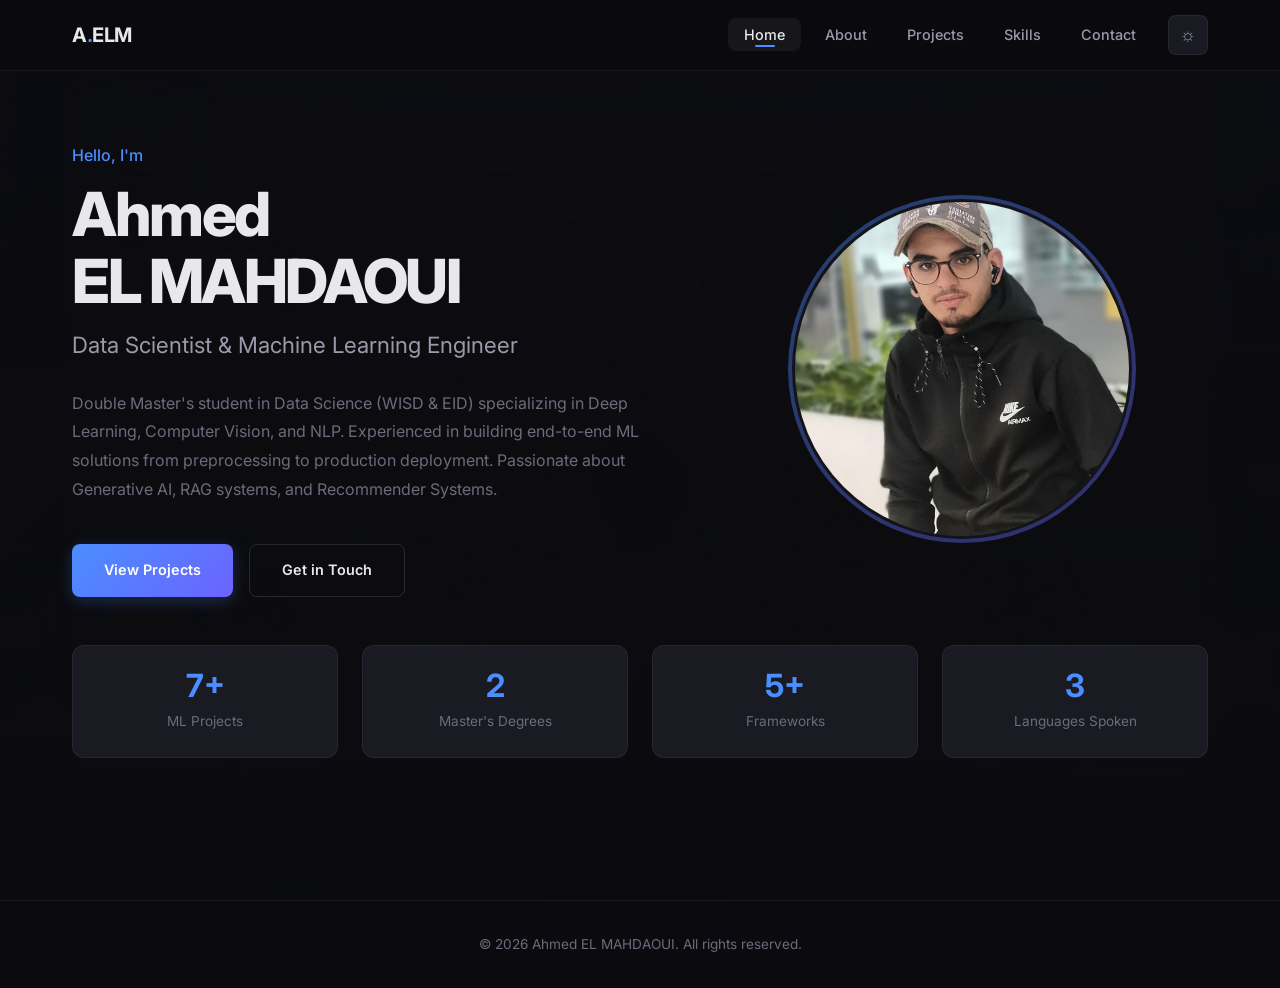
<file: index.html>
<!DOCTYPE html>
<html lang="en" data-theme="dark">
<head>
  <meta charset="UTF-8">
  <meta name="viewport" content="width=device-width, initial-scale=1.0">
  <title>Ahmed EL MAHDAOUI | Data Scientist & ML Engineer</title>
  <meta name="description" content="Portfolio of Ahmed EL MAHDAOUI - Data Scientist & Machine Learning Engineer specializing in Deep Learning, Computer Vision, and NLP.">
  <link href="https://fonts.googleapis.com/css2?family=Inter:wght@300;400;500;600;700;800&display=swap" rel="stylesheet">
  <link rel="stylesheet" href="css/style.css">
</head>
<body>

  <!-- Background -->
  <div class="bg-wrapper">
    <img src="bg.png" alt="">
  </div>
  <div class="bg-overlay"></div>

  <!-- Navigation -->
  <nav class="navbar">
    <div class="nav-container">
      <a href="index.html" class="nav-logo">A<span>.</span>ELM</a>
      <div class="nav-right">
        <ul class="nav-links">
          <li><a href="index.html">Home</a></li>
          <li><a href="about.html">About</a></li>
          <li><a href="projects.html">Projects</a></li>
          <li><a href="skills.html">Skills</a></li>
          <li><a href="contact.html">Contact</a></li>
        </ul>
        <button class="theme-toggle" aria-label="Toggle theme">
          <span class="icon-sun">&#9788;</span>
          <span class="icon-moon">&#9790;</span>
        </button>
        <div class="menu-toggle">
          <span></span>
          <span></span>
          <span></span>
        </div>
      </div>
    </div>
  </nav>

  <!-- Hero Section -->
  <section class="hero">
    <div class="container">
      <div class="hero-grid">

        <div class="hero-text">
          <p class="hero-greeting">Hello, I'm</p>
          <h1 class="hero-name">Ahmed<br>EL MAHDAOUI</h1>
          <p class="hero-title">Data Scientist &amp; Machine Learning Engineer</p>
          <p class="hero-desc">
            Double Master's student in Data Science (WISD &amp; EID) specializing in Deep Learning, 
            Computer Vision, and NLP. Experienced in building end-to-end ML solutions from 
            preprocessing to production deployment. Passionate about Generative AI, RAG systems, 
            and Recommender Systems.
          </p>
          <div class="hero-buttons">
            <a href="projects.html" class="btn btn-primary"><span>View Projects</span></a>
            <a href="contact.html" class="btn btn-outline"><span>Get in Touch</span></a>
          </div>
        </div>

        <div class="hero-profile">
          <div class="profile-img-wrapper">
            <img src="me.png" alt="Ahmed EL MAHDAOUI">
          </div>
        </div>

      </div>

      <!-- Stats -->
      <div class="stats-row reveal">
        <div class="stat-item">
          <div class="stat-number">7+</div>
          <div class="stat-label">ML Projects</div>
        </div>
        <div class="stat-item">
          <div class="stat-number">2</div>
          <div class="stat-label">Master's Degrees</div>
        </div>
        <div class="stat-item">
          <div class="stat-number">5+</div>
          <div class="stat-label">Frameworks</div>
        </div>
        <div class="stat-item">
          <div class="stat-number">3</div>
          <div class="stat-label">Languages Spoken</div>
        </div>
      </div>

    </div>
  </section>

  <!-- Footer -->
  <footer class="footer">
    <div class="container">
      <p>&copy; 2026 Ahmed EL MAHDAOUI. All rights reserved.</p>
    </div>
  </footer>

  <script src="js/main.js"></script>
</body>
</html>
</file>
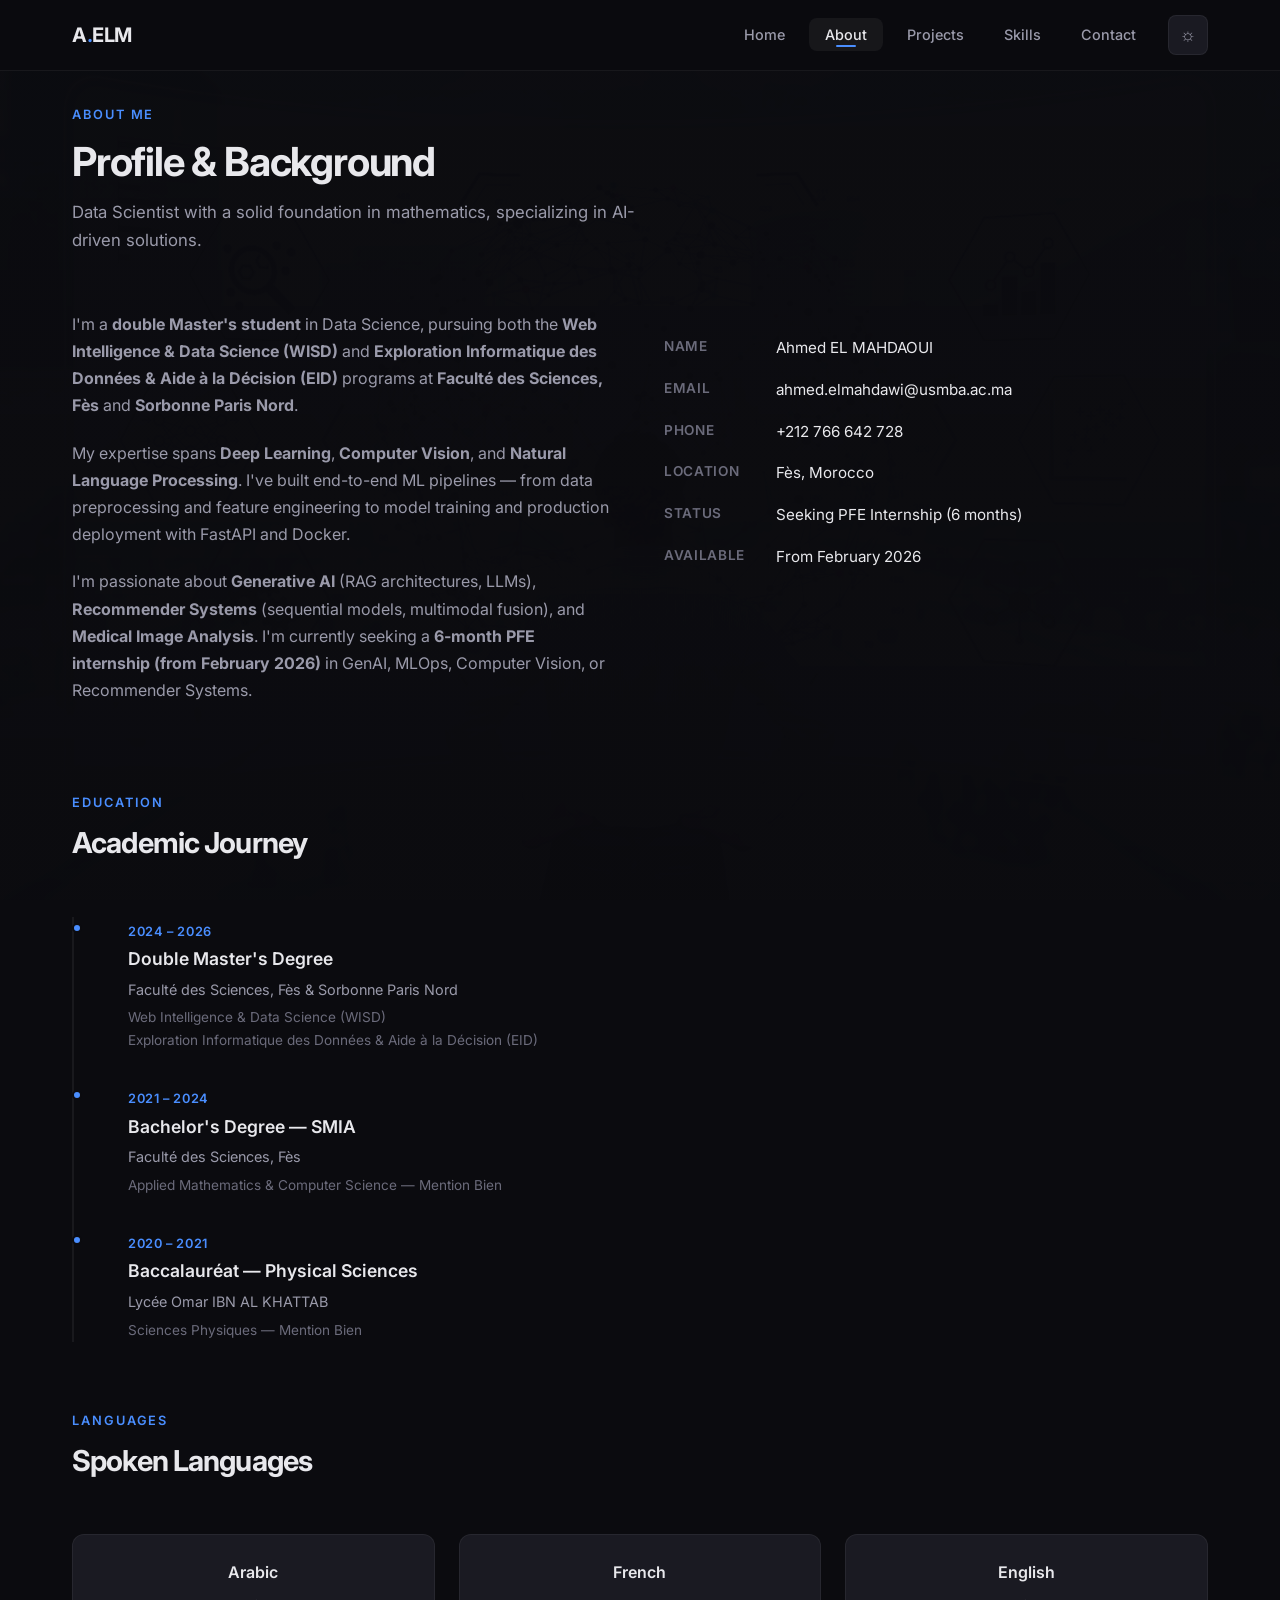
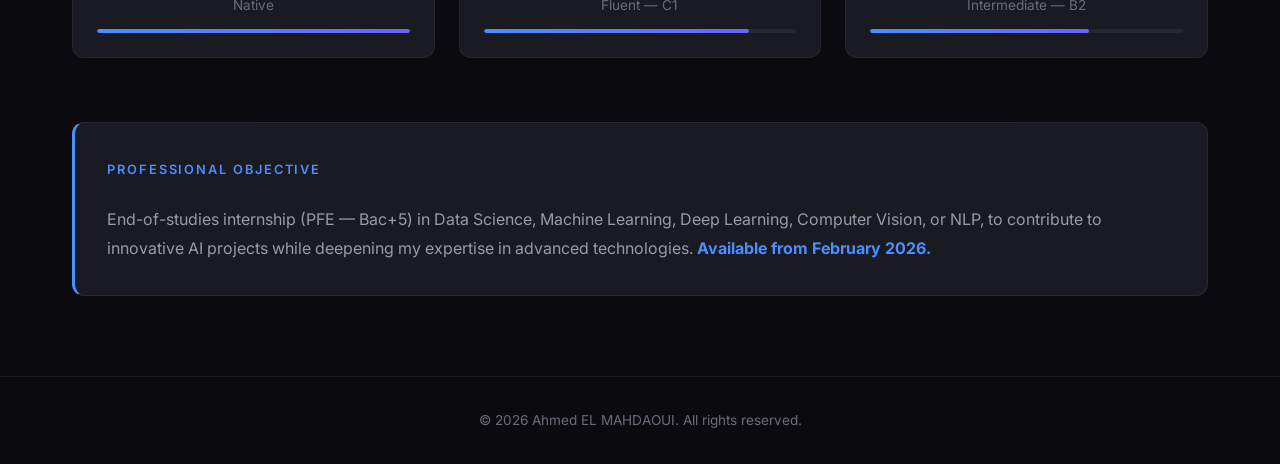
<file: about.html>
<!DOCTYPE html>
<html lang="en" data-theme="dark">
<head>
  <meta charset="UTF-8">
  <meta name="viewport" content="width=device-width, initial-scale=1.0">
  <title>About | Ahmed EL MAHDAOUI</title>
  <meta name="description" content="About Ahmed EL MAHDAOUI - Education, background, and professional profile.">
  <link href="https://fonts.googleapis.com/css2?family=Inter:wght@300;400;500;600;700;800&display=swap" rel="stylesheet">
  <link rel="stylesheet" href="css/style.css">
</head>
<body>

  <!-- Background -->
  <div class="bg-wrapper">
    <img src="bg.png" alt="">
  </div>
  <div class="bg-overlay"></div>

  <!-- Navigation -->
  <nav class="navbar">
    <div class="nav-container">
      <a href="index.html" class="nav-logo">A<span>.</span>ELM</a>
      <div class="nav-right">
        <ul class="nav-links">
          <li><a href="index.html">Home</a></li>
          <li><a href="about.html">About</a></li>
          <li><a href="projects.html">Projects</a></li>
          <li><a href="skills.html">Skills</a></li>
          <li><a href="contact.html">Contact</a></li>
        </ul>
        <button class="theme-toggle" aria-label="Toggle theme">
          <span class="icon-sun">&#9788;</span>
          <span class="icon-moon">&#9790;</span>
        </button>
        <div class="menu-toggle">
          <span></span>
          <span></span>
          <span></span>
        </div>
      </div>
    </div>
  </nav>

  <!-- About Content -->
  <main class="page-content">
    <div class="container">

      <!-- Header -->
      <div class="section-header reveal">
        <span class="section-label">About Me</span>
        <h1 class="section-title">Profile &amp; Background</h1>
        <p class="section-subtitle">Data Scientist with a solid foundation in mathematics, specializing in AI-driven solutions.</p>
      </div>

      <!-- Profile Section -->
      <div class="about-grid reveal">
        <div class="about-text">
          <p>
            I'm a <strong>double Master's student</strong> in Data Science, pursuing both the 
            <strong>Web Intelligence &amp; Data Science (WISD)</strong> and 
            <strong>Exploration Informatique des Données &amp; Aide à la Décision (EID)</strong> programs 
            at <strong>Faculté des Sciences, Fès</strong> and <strong>Sorbonne Paris Nord</strong>.
          </p>
          <p>
            My expertise spans <strong>Deep Learning</strong>, <strong>Computer Vision</strong>, and 
            <strong>Natural Language Processing</strong>. I've built end-to-end ML pipelines — from data 
            preprocessing and feature engineering to model training and production deployment with FastAPI and Docker.
          </p>
          <p>
            I'm passionate about <strong>Generative AI</strong> (RAG architectures, LLMs), 
            <strong>Recommender Systems</strong> (sequential models, multimodal fusion), and 
            <strong>Medical Image Analysis</strong>. I'm currently seeking a 
            <strong>6-month PFE internship (from February 2026)</strong> in GenAI, MLOps, Computer Vision, 
            or Recommender Systems.
          </p>
        </div>

        <div>
          <div class="about-info-list">
            <div class="about-info-item">
              <span class="label">Name</span>
              <span class="value">Ahmed EL MAHDAOUI</span>
            </div>
            <div class="about-info-item">
              <span class="label">Email</span>
              <span class="value">ahmed.elmahdawi@usmba.ac.ma</span>
            </div>
            <div class="about-info-item">
              <span class="label">Phone</span>
              <span class="value">+212 766 642 728</span>
            </div>
            <div class="about-info-item">
              <span class="label">Location</span>
              <span class="value">Fès, Morocco</span>
            </div>
            <div class="about-info-item">
              <span class="label">Status</span>
              <span class="value">Seeking PFE Internship (6 months)</span>
            </div>
            <div class="about-info-item">
              <span class="label">Available</span>
              <span class="value">From February 2026</span>
            </div>
          </div>
        </div>
      </div>

      <!-- Education -->
      <div class="reveal" style="margin-top: 4rem;">
        <div class="section-header">
          <span class="section-label">Education</span>
          <h2 class="section-title" style="font-size: 1.8rem;">Academic Journey</h2>
        </div>

        <div class="timeline">
          <div class="timeline-item">
            <span class="timeline-date">2024 – 2026</span>
            <h3 class="timeline-title">Double Master's Degree</h3>
            <p class="timeline-subtitle">Faculté des Sciences, Fès &amp; Sorbonne Paris Nord</p>
            <p class="timeline-detail">
              Web Intelligence &amp; Data Science (WISD)<br>
              Exploration Informatique des Données &amp; Aide à la Décision (EID)
            </p>
          </div>

          <div class="timeline-item">
            <span class="timeline-date">2021 – 2024</span>
            <h3 class="timeline-title">Bachelor's Degree — SMIA</h3>
            <p class="timeline-subtitle">Faculté des Sciences, Fès</p>
            <p class="timeline-detail">Applied Mathematics &amp; Computer Science — Mention Bien</p>
          </div>

          <div class="timeline-item">
            <span class="timeline-date">2020 – 2021</span>
            <h3 class="timeline-title">Baccalauréat — Physical Sciences</h3>
            <p class="timeline-subtitle">Lycée Omar IBN AL KHATTAB</p>
            <p class="timeline-detail">Sciences Physiques — Mention Bien</p>
          </div>
        </div>
      </div>

      <!-- Languages -->
      <div class="reveal" style="margin-top: 4rem;">
        <div class="section-header">
          <span class="section-label">Languages</span>
          <h2 class="section-title" style="font-size: 1.8rem;">Spoken Languages</h2>
        </div>

        <div class="languages-grid">
          <div class="lang-card card">
            <div class="lang-name">Arabic</div>
            <div class="lang-level">Native</div>
            <div class="lang-bar"><div class="lang-bar-fill" data-width="100%"></div></div>
          </div>
          <div class="lang-card card">
            <div class="lang-name">French</div>
            <div class="lang-level">Fluent — C1</div>
            <div class="lang-bar"><div class="lang-bar-fill" data-width="85%"></div></div>
          </div>
          <div class="lang-card card">
            <div class="lang-name">English</div>
            <div class="lang-level">Intermediate — B2</div>
            <div class="lang-bar"><div class="lang-bar-fill" data-width="70%"></div></div>
          </div>
        </div>
      </div>

      <!-- Professional Objective -->
      <div class="reveal" style="margin-top: 4rem;">
        <div class="card" style="border-left: 3px solid var(--accent);">
          <span class="section-label">Professional Objective</span>
          <p style="color: var(--text-secondary); margin-top: 0.75rem; font-size: 1rem; line-height: 1.8;">
            End-of-studies internship (PFE — Bac+5) in Data Science, Machine Learning, Deep Learning, 
            Computer Vision, or NLP, to contribute to innovative AI projects while deepening my expertise 
            in advanced technologies. <strong style="color: var(--accent);">Available from February 2026.</strong>
          </p>
        </div>
      </div>

    </div>
  </main>

  <!-- Footer -->
  <footer class="footer">
    <div class="container">
      <p>&copy; 2026 Ahmed EL MAHDAOUI. All rights reserved.</p>
    </div>
  </footer>

  <script src="js/main.js"></script>
</body>
</html>
</file>
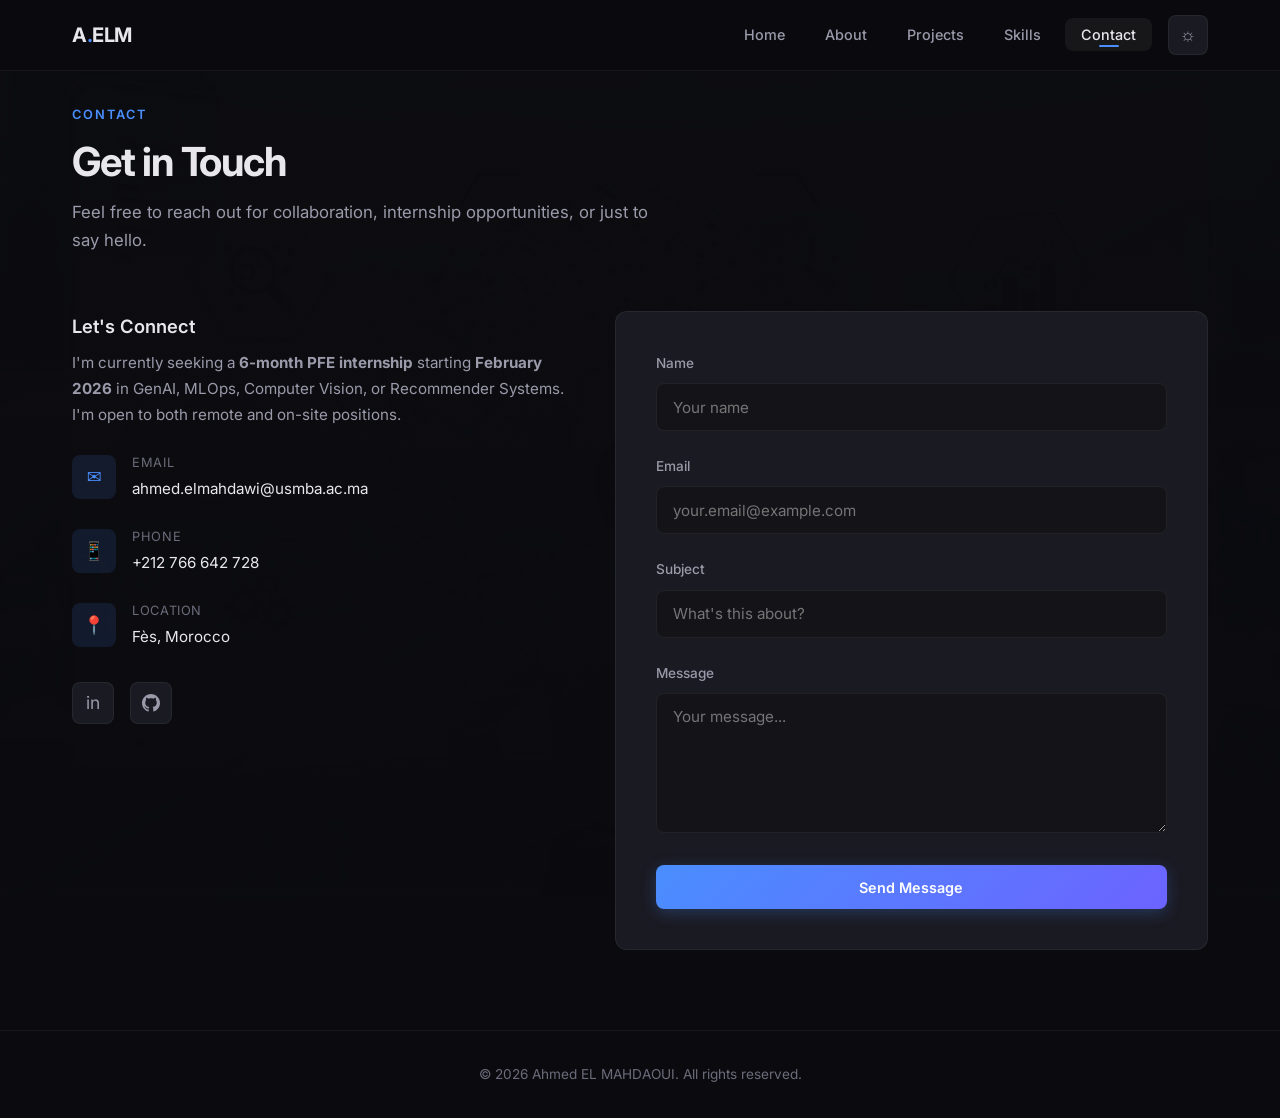
<file: contact.html>
<!DOCTYPE html>
<html lang="en" data-theme="dark">
<head>
  <meta charset="UTF-8">
  <meta name="viewport" content="width=device-width, initial-scale=1.0">
  <title>Contact | Ahmed EL MAHDAOUI</title>
  <meta name="description" content="Get in touch with Ahmed EL MAHDAOUI - Data Scientist & ML Engineer.">
  <link href="https://fonts.googleapis.com/css2?family=Inter:wght@300;400;500;600;700;800&display=swap" rel="stylesheet">
  <link rel="stylesheet" href="css/style.css">
</head>
<body>

  <!-- Background -->
  <div class="bg-wrapper">
    <img src="bg.png" alt="">
  </div>
  <div class="bg-overlay"></div>

  <!-- Navigation -->
  <nav class="navbar">
    <div class="nav-container">
      <a href="index.html" class="nav-logo">A<span>.</span>ELM</a>
      <div class="nav-right">
        <ul class="nav-links">
          <li><a href="index.html">Home</a></li>
          <li><a href="about.html">About</a></li>
          <li><a href="projects.html">Projects</a></li>
          <li><a href="skills.html">Skills</a></li>
          <li><a href="contact.html">Contact</a></li>
        </ul>
        <button class="theme-toggle" aria-label="Toggle theme">
          <span class="icon-sun">&#9788;</span>
          <span class="icon-moon">&#9790;</span>
        </button>
        <div class="menu-toggle">
          <span></span>
          <span></span>
          <span></span>
        </div>
      </div>
    </div>
  </nav>

  <!-- Contact Content -->
  <main class="page-content">
    <div class="container">

      <!-- Header -->
      <div class="section-header reveal">
        <span class="section-label">Contact</span>
        <h1 class="section-title">Get in Touch</h1>
        <p class="section-subtitle">Feel free to reach out for collaboration, internship opportunities, or just to say hello.</p>
      </div>

      <div class="contact-grid">

        <!-- Contact Info -->
        <div class="reveal">
          <h3 style="font-size: 1.15rem; font-weight: 600; margin-bottom: 0.5rem;">Let's Connect</h3>
          <p style="color: var(--text-secondary); font-size: 0.95rem; line-height: 1.7; margin-bottom: 1rem;">
            I'm currently seeking a <strong>6-month PFE internship</strong> starting 
            <strong>February 2026</strong> in GenAI, MLOps, Computer Vision, or Recommender Systems. 
            I'm open to both remote and on-site positions.
          </p>

          <div class="contact-info-list">
            <div class="contact-info-item">
              <div class="contact-icon">✉</div>
              <div>
                <div class="contact-label">Email</div>
                <div class="contact-value">
                  <a href="mailto:ahmed.elmahdawi@usmba.ac.ma" style="color: var(--text-primary);">ahmed.elmahdawi@usmba.ac.ma</a>
                </div>
              </div>
            </div>

            <div class="contact-info-item">
              <div class="contact-icon">📱</div>
              <div>
                <div class="contact-label">Phone</div>
                <div class="contact-value">+212 766 642 728</div>
              </div>
            </div>

            <div class="contact-info-item">
              <div class="contact-icon">📍</div>
              <div>
                <div class="contact-label">Location</div>
                <div class="contact-value">Fès, Morocco</div>
              </div>
            </div>
          </div>

          <!-- Social -->
          <div class="social-links">
            <a href="https://www.linkedin.com/in/ahmed-el-mahdaoui-00bab9282/" target="_blank" class="social-link" title="LinkedIn">in</a>
            <a href="https://github.com/ahmed-elmahdaoui" target="_blank" class="social-link" title="GitHub">
              <svg width="18" height="18" viewBox="0 0 24 24" fill="currentColor">
                <path d="M12 0c-6.626 0-12 5.373-12 12 0 5.302 3.438 9.8 8.207 11.387.599.111.793-.261.793-.577v-2.234c-3.338.726-4.033-1.416-4.033-1.416-.546-1.387-1.333-1.756-1.333-1.756-1.089-.745.083-.729.083-.729 1.205.084 1.839 1.237 1.839 1.237 1.07 1.834 2.807 1.304 3.492.997.107-.775.418-1.305.762-1.604-2.665-.305-5.467-1.334-5.467-5.931 0-1.311.469-2.381 1.236-3.221-.124-.303-.535-1.524.117-3.176 0 0 1.008-.322 3.301 1.23.957-.266 1.983-.399 3.003-.404 1.02.005 2.047.138 3.006.404 2.291-1.552 3.297-1.23 3.297-1.23.653 1.653.242 2.874.118 3.176.77.84 1.235 1.911 1.235 3.221 0 4.609-2.807 5.624-5.479 5.921.43.372.823 1.102.823 2.222v3.293c0 .319.192.694.801.576 4.765-1.589 8.199-6.086 8.199-11.386 0-6.627-5.373-12-12-12z"/>
              </svg>
            </a>
          </div>
        </div>

        <!-- Contact Form -->
        <div class="reveal reveal-delay-1">
          <form id="contact-form" class="contact-form" action="https://formspree.io/f/your-form-id" method="POST">
            <div class="form-group">
              <label for="name">Name</label>
              <input type="text" id="name" name="name" placeholder="Your name" required>
            </div>
            <div class="form-group">
              <label for="email">Email</label>
              <input type="email" id="email" name="email" placeholder="your.email@example.com" required>
            </div>
            <div class="form-group">
              <label for="subject">Subject</label>
              <input type="text" id="subject" name="subject" placeholder="What's this about?">
            </div>
            <div class="form-group">
              <label for="message">Message</label>
              <textarea id="message" name="message" placeholder="Your message..." required></textarea>
            </div>
            <button type="submit" class="btn btn-primary" style="width: 100%; justify-content: center;">
              <span>Send Message</span>
            </button>
          </form>
        </div>

      </div>
    </div>
  </main>

  <!-- Footer -->
  <footer class="footer">
    <div class="container">
      <p>&copy; 2026 Ahmed EL MAHDAOUI. All rights reserved.</p>
    </div>
  </footer>

  <script src="js/main.js"></script>
</body>
</html>
</file>
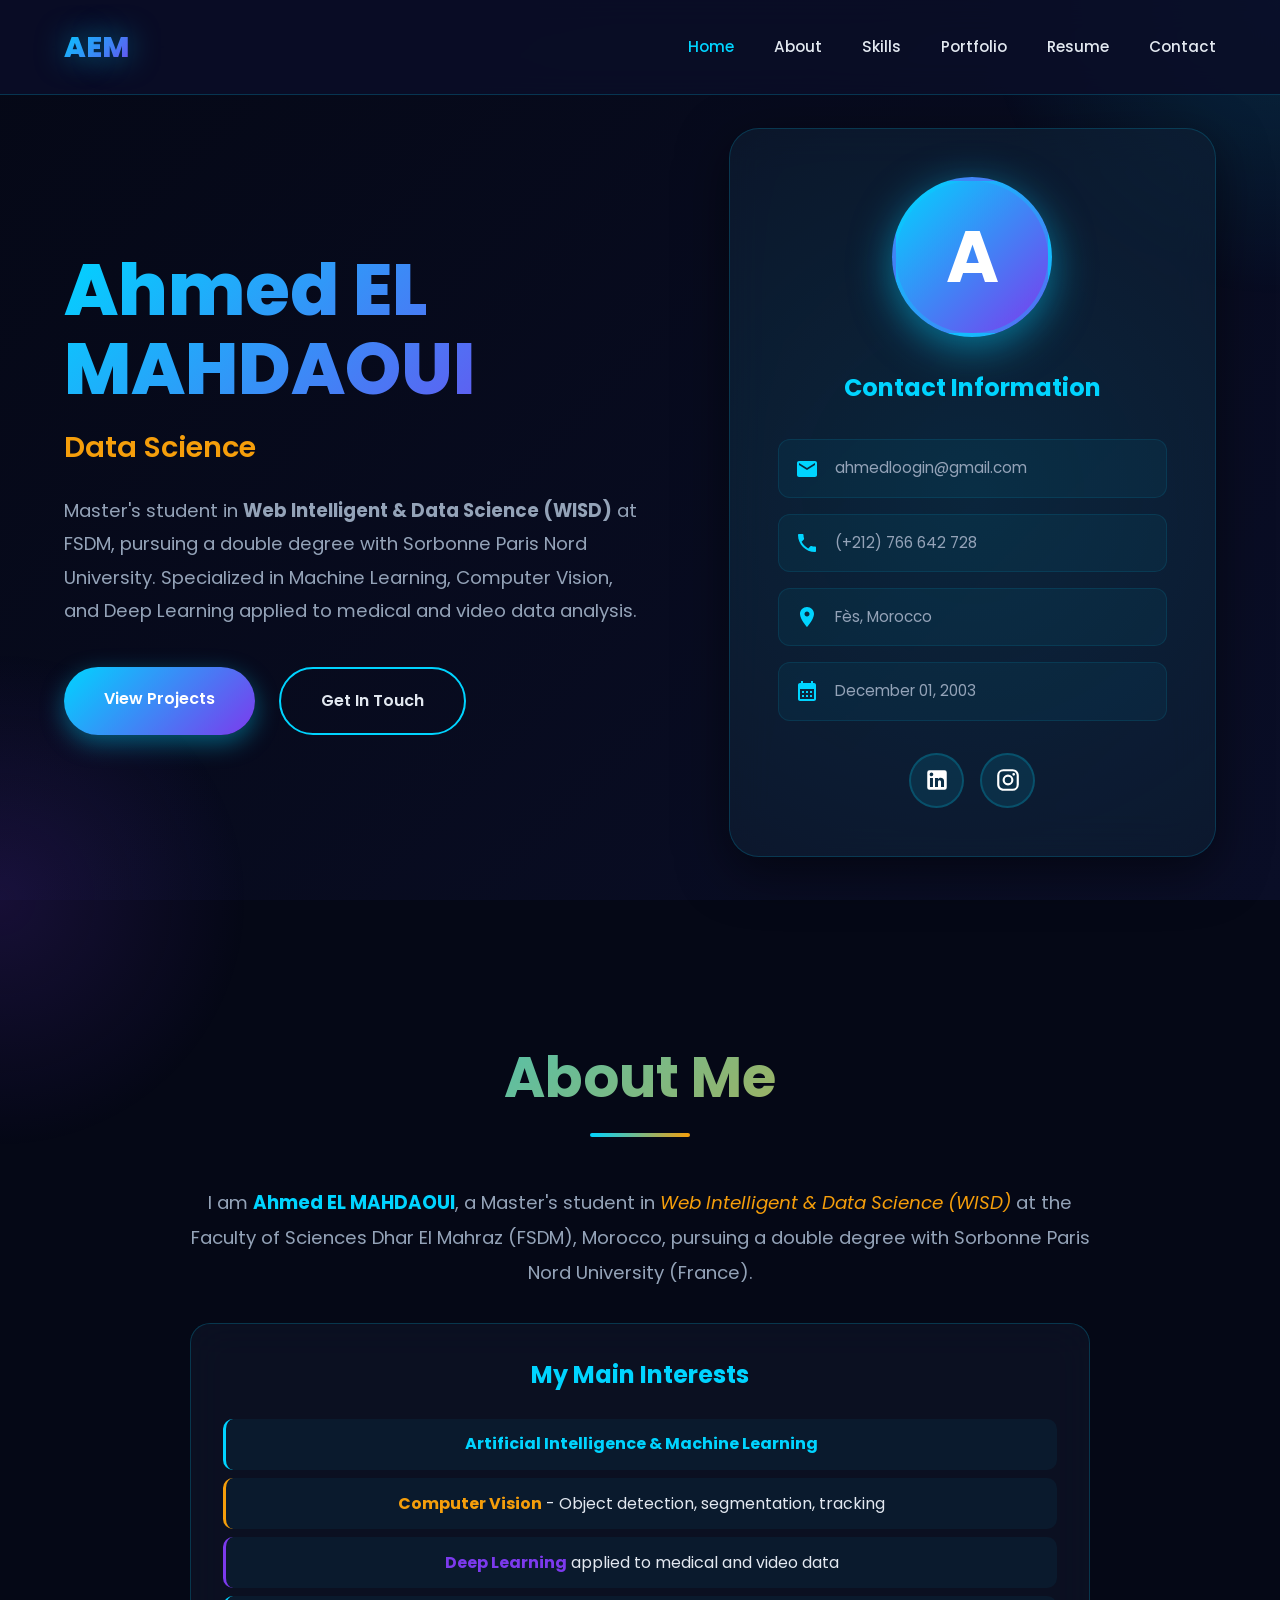
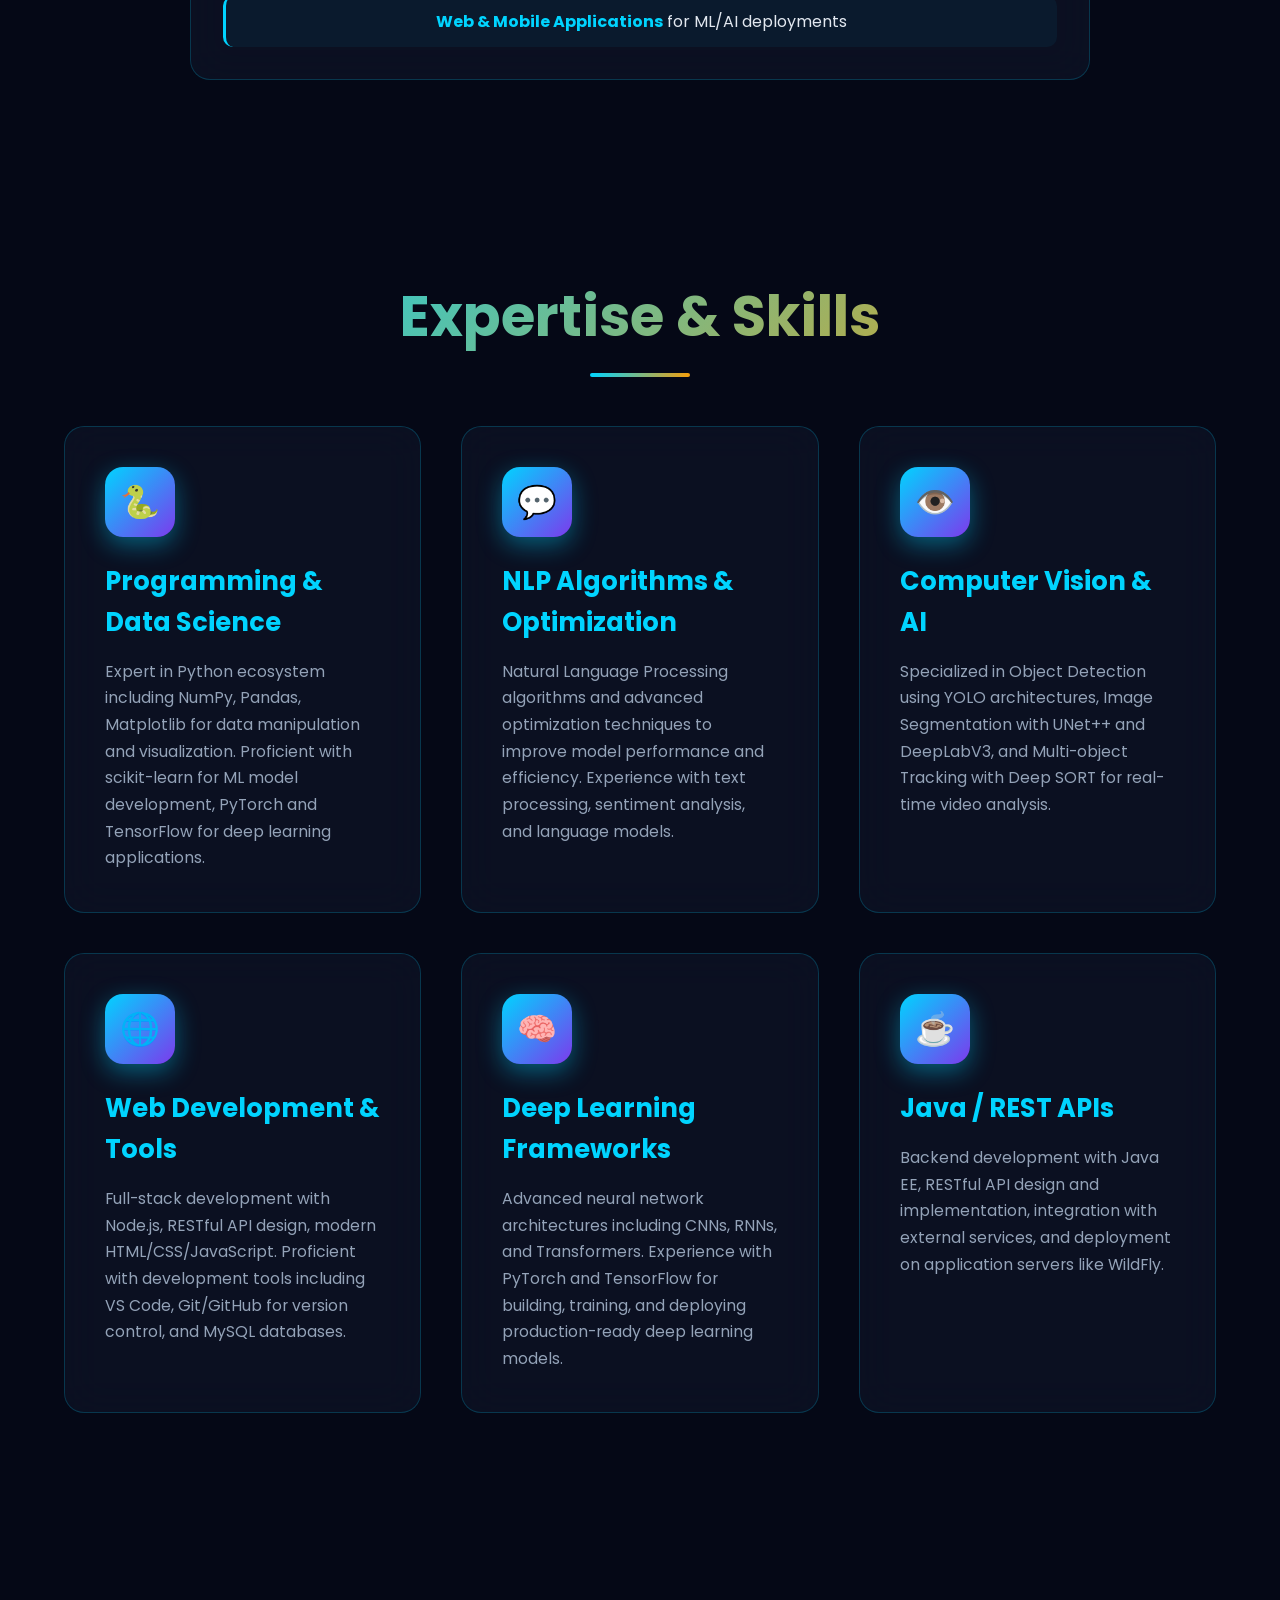
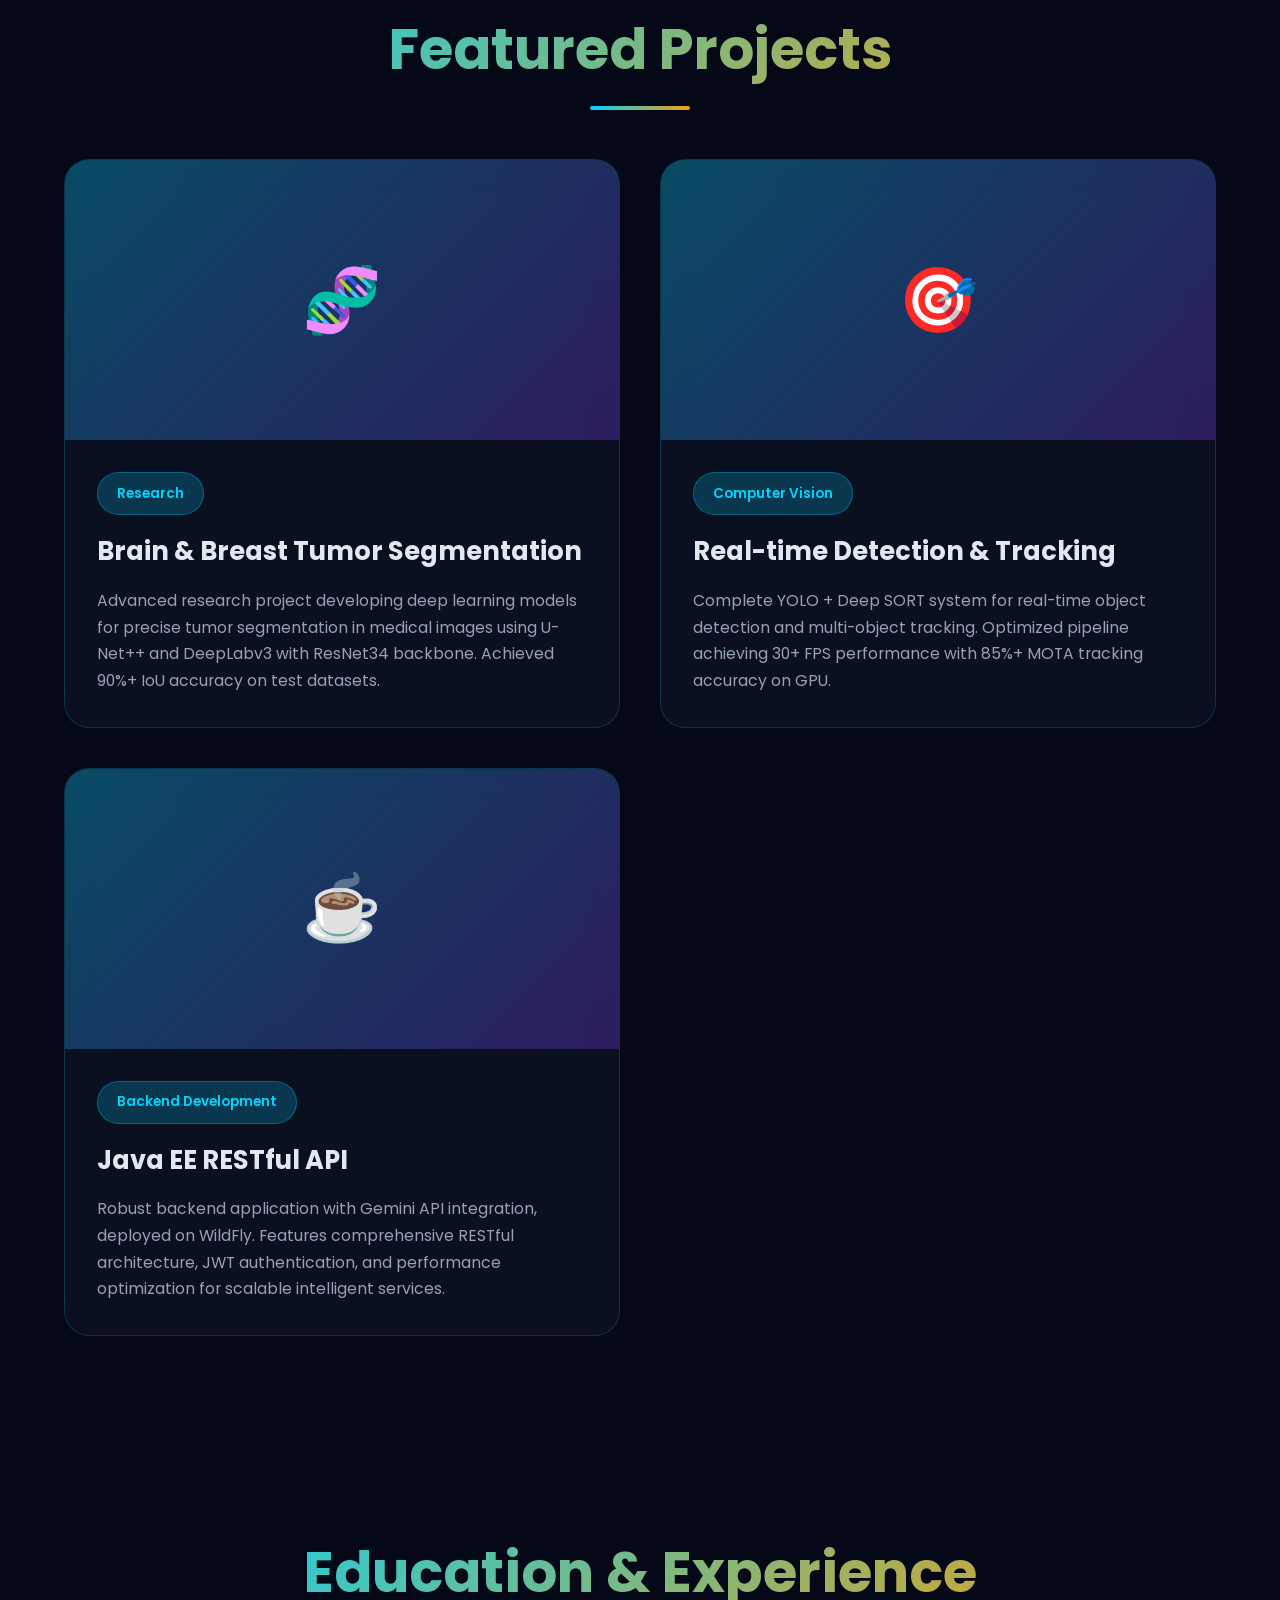
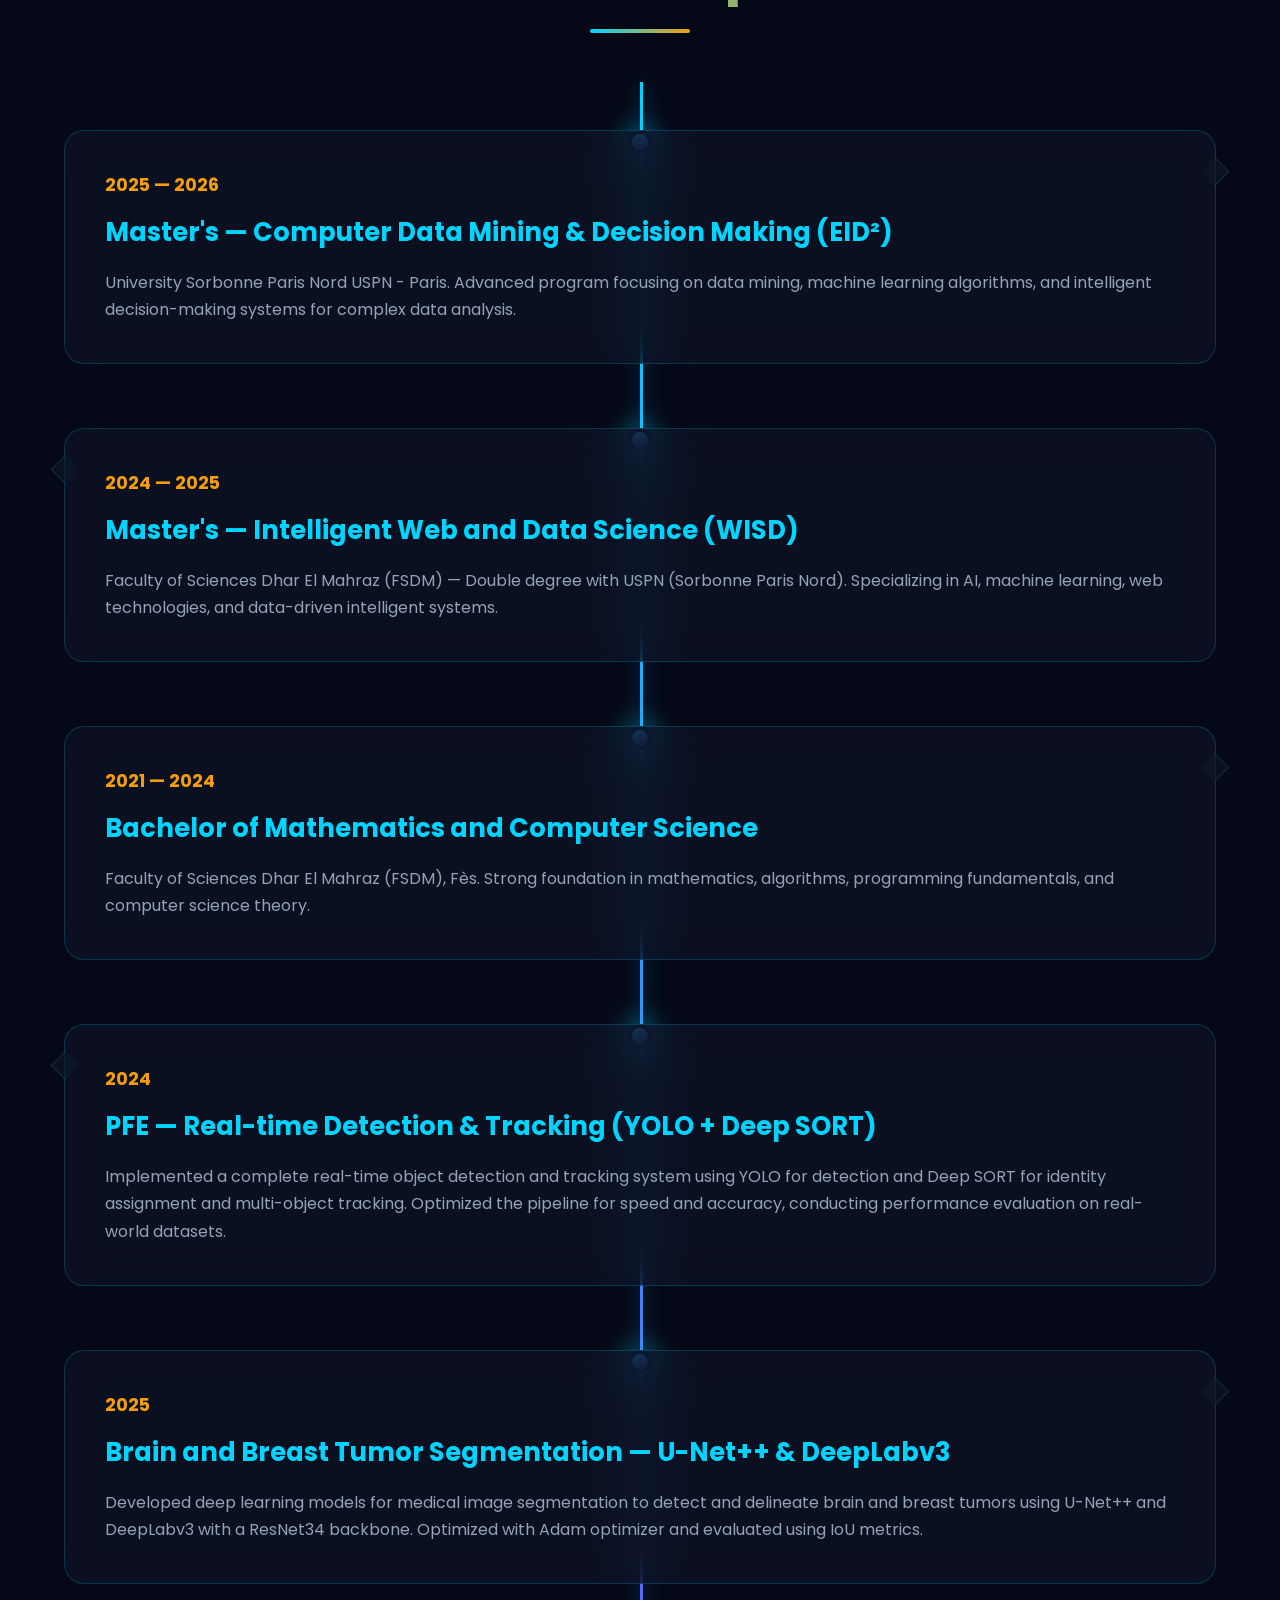
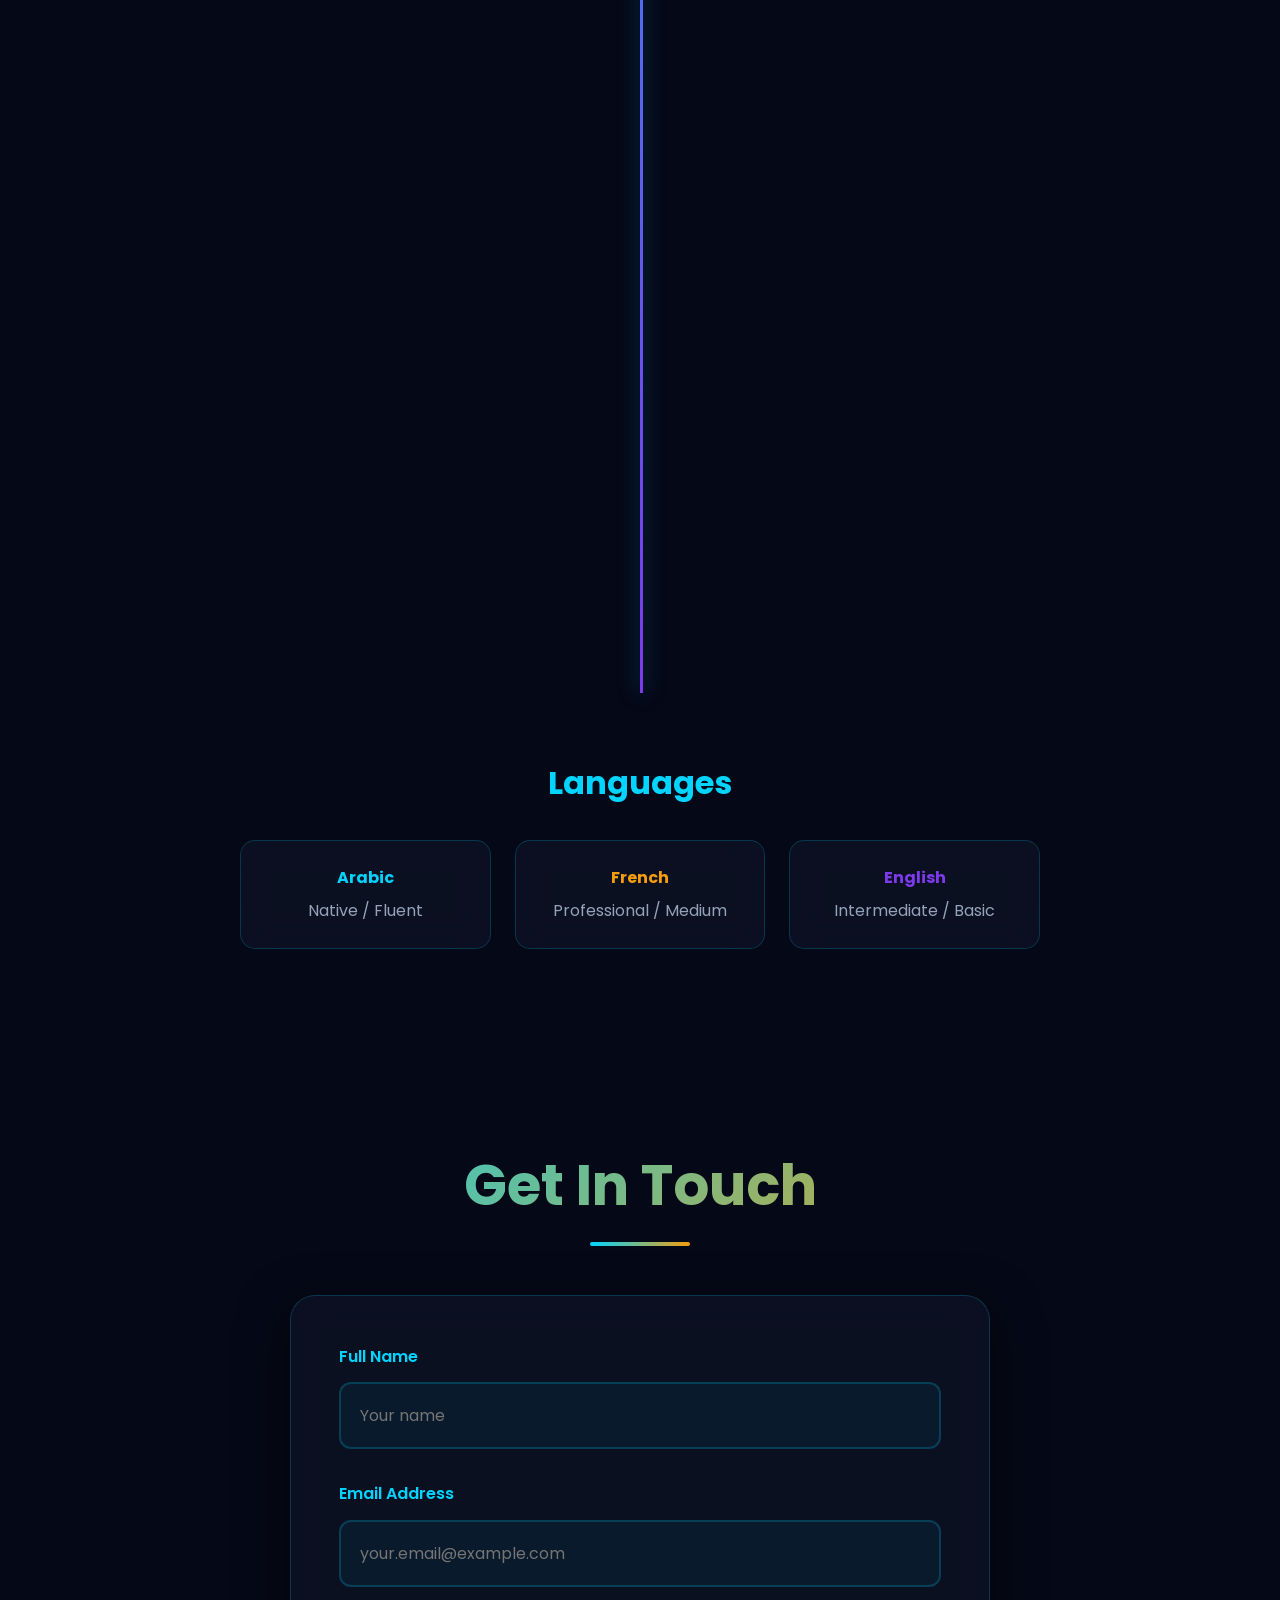
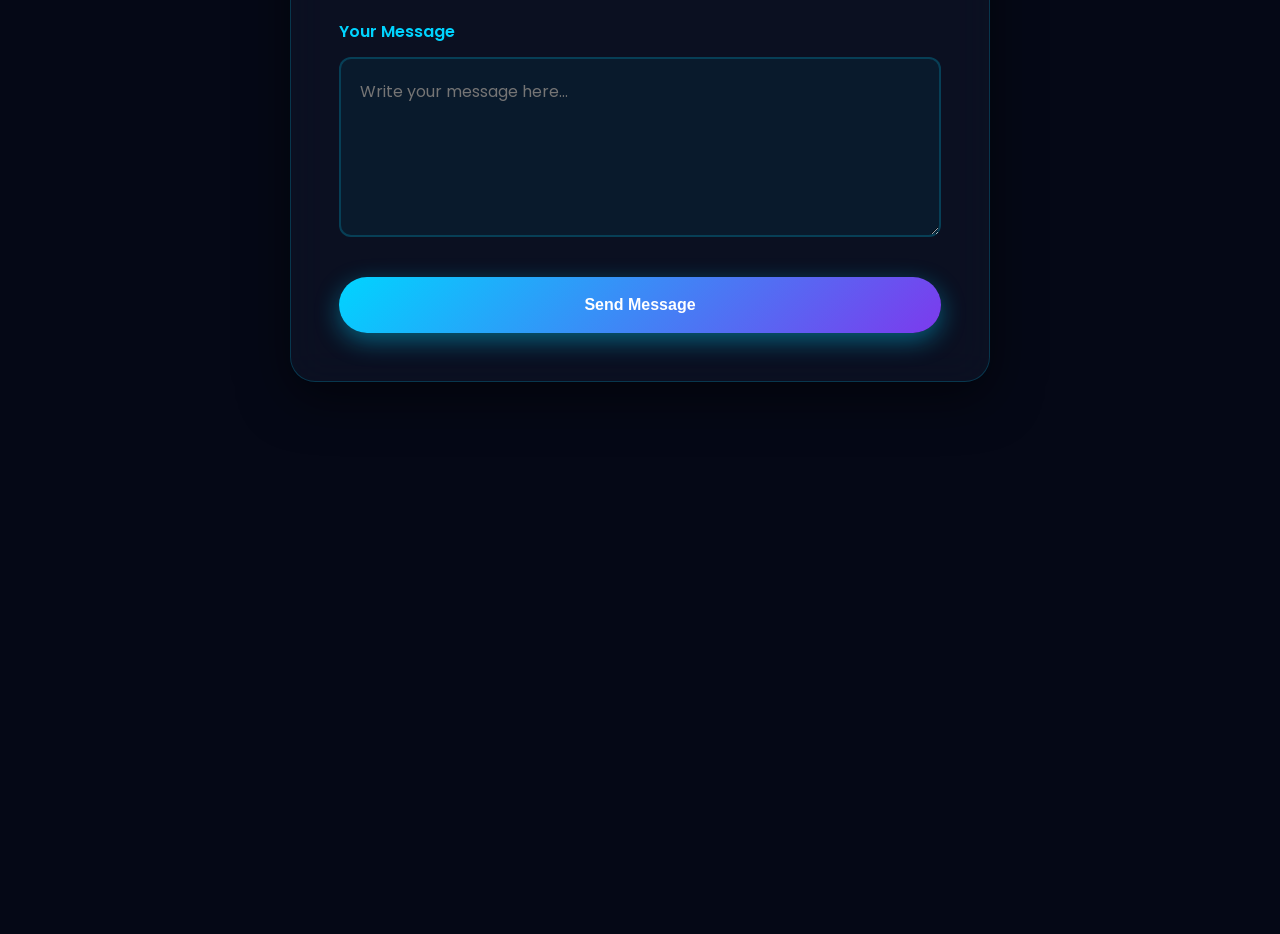
<file: portfolio.html>
<!DOCTYPE html>
<html lang="en">
<head>
  <meta charset="UTF-8">
  <meta name="viewport" content="width=device-width, initial-scale=1.0">
  <title>Ahmed EL MAHDAOUI | Data Science & AI Expert</title>
  <link href="https://fonts.googleapis.com/css2?family=Poppins:wght@300;400;500;600;700;800&display=swap" rel="stylesheet">
  <style>
    * {
      margin: 0;
      padding: 0;
      box-sizing: border-box;
    }

    :root {
      --primary: #00d4ff;
      --secondary: #7c3aed;
      --accent: #f59e0b;
      --dark: #0a0e27;
      --darker: #050816;
      --card-bg: rgba(15, 23, 42, 0.6);
      --light: #e2e8f0;
      --gray: #94a3b8;
    }

    body {
      font-family: 'Poppins', sans-serif;
      background: var(--darker);
      color: var(--light);
      overflow-x: hidden;
      line-height: 1.6;
    }

    /* Animated Background */
    .bg-animation {
      position: fixed;
      top: 0;
      left: 0;
      width: 100%;
      height: 100%;
      z-index: -1;
      background: linear-gradient(135deg, var(--darker) 0%, var(--dark) 100%);
    }

    .bg-animation::before {
      content: '';
      position: absolute;
      width: 600px;
      height: 600px;
      background: radial-gradient(circle, rgba(0, 212, 255, 0.15) 0%, transparent 70%);
      border-radius: 50%;
      top: -300px;
      right: -300px;
      animation: float 25s ease-in-out infinite;
    }

    .bg-animation::after {
      content: '';
      position: absolute;
      width: 500px;
      height: 500px;
      background: radial-gradient(circle, rgba(124, 58, 237, 0.15) 0%, transparent 70%);
      border-radius: 50%;
      bottom: -250px;
      left: -250px;
      animation: float 20s ease-in-out infinite reverse;
    }

    @keyframes float {
      0%, 100% { transform: translate(0, 0) rotate(0deg); }
      33% { transform: translate(50px, -80px) rotate(120deg); }
      66% { transform: translate(-30px, 40px) rotate(240deg); }
    }

    /* Navigation */
    nav {
      position: fixed;
      top: 0;
      width: 100%;
      padding: 1.5rem 5%;
      background: rgba(10, 14, 39, 0.9);
      backdrop-filter: blur(15px);
      z-index: 1000;
      border-bottom: 1px solid rgba(0, 212, 255, 0.2);
      animation: slideDown 0.6s ease-out;
    }

    @keyframes slideDown {
      from { transform: translateY(-100%); opacity: 0; }
      to { transform: translateY(0); opacity: 1; }
    }

    nav .container {
      max-width: 1400px;
      margin: 0 auto;
      display: flex;
      justify-content: space-between;
      align-items: center;
    }

    .logo {
      font-size: 1.8rem;
      font-weight: 800;
      background: linear-gradient(135deg, var(--primary), var(--secondary));
      -webkit-background-clip: text;
      -webkit-text-fill-color: transparent;
      background-clip: text;
      text-shadow: 0 0 30px rgba(0, 212, 255, 0.5);
    }

    .nav-links {
      display: flex;
      gap: 2.5rem;
      list-style: none;
    }

    .nav-links a {
      color: var(--light);
      text-decoration: none;
      font-weight: 500;
      position: relative;
      transition: all 0.3s;
      font-size: 0.95rem;
    }

    .nav-links a::after {
      content: '';
      position: absolute;
      bottom: -5px;
      left: 0;
      width: 0;
      height: 2px;
      background: linear-gradient(90deg, var(--primary), var(--accent));
      transition: width 0.3s;
    }

    .nav-links a:hover {
      color: var(--primary);
    }

    .nav-links a:hover::after {
      width: 100%;
    }

    /* Hero Section */
    .hero {
      min-height: 100vh;
      display: flex;
      align-items: center;
      padding: 8rem 5% 5rem;
      position: relative;
    }

    .hero-content {
      max-width: 1400px;
      margin: 0 auto;
      width: 100%;
      display: grid;
      grid-template-columns: 1.2fr 1fr;
      gap: 5rem;
      align-items: center;
    }

    .hero-text h1 {
      font-size: 4.5rem;
      font-weight: 800;
      margin-bottom: 1rem;
      background: linear-gradient(135deg, var(--primary), var(--secondary));
      -webkit-background-clip: text;
      -webkit-text-fill-color: transparent;
      background-clip: text;
      animation: fadeInUp 0.8s ease-out;
      line-height: 1.1;
    }

    .hero-text .subtitle {
      font-size: 1.8rem;
      color: var(--accent);
      margin-bottom: 1.5rem;
      font-weight: 600;
      animation: fadeInUp 0.8s ease-out 0.2s backwards;
    }

    .hero-text p {
      font-size: 1.15rem;
      color: var(--gray);
      margin-bottom: 2.5rem;
      line-height: 1.8;
      animation: fadeInUp 0.8s ease-out 0.4s backwards;
    }

    @keyframes fadeInUp {
      from { opacity: 0; transform: translateY(40px); }
      to { opacity: 1; transform: translateY(0); }
    }

    .cta-buttons {
      display: flex;
      gap: 1.5rem;
      animation: fadeInUp 0.8s ease-out 0.6s backwards;
    }

    .btn {
      padding: 1.2rem 2.5rem;
      border: none;
      border-radius: 50px;
      font-size: 1rem;
      font-weight: 600;
      cursor: pointer;
      transition: all 0.4s;
      text-decoration: none;
      display: inline-block;
      position: relative;
      overflow: hidden;
    }

    .btn::before {
      content: '';
      position: absolute;
      top: 50%;
      left: 50%;
      width: 0;
      height: 0;
      border-radius: 50%;
      background: rgba(255, 255, 255, 0.3);
      transform: translate(-50%, -50%);
      transition: width 0.6s, height 0.6s;
    }

    .btn:hover::before {
      width: 300px;
      height: 300px;
    }

    .btn span {
      position: relative;
      z-index: 1;
    }

    .btn-primary {
      background: linear-gradient(135deg, var(--primary), var(--secondary));
      color: white;
      box-shadow: 0 8px 25px rgba(0, 212, 255, 0.4);
    }

    .btn-primary:hover {
      transform: translateY(-3px);
      box-shadow: 0 12px 35px rgba(0, 212, 255, 0.6);
    }

    .btn-secondary {
      background: transparent;
      color: var(--light);
      border: 2px solid var(--primary);
    }

    .btn-secondary:hover {
      background: rgba(0, 212, 255, 0.1);
      transform: translateY(-3px);
      border-color: var(--accent);
    }

    /* Profile Card */
    .profile-card {
      background: var(--card-bg);
      backdrop-filter: blur(20px);
      border-radius: 30px;
      padding: 3rem;
      border: 1px solid rgba(0, 212, 255, 0.2);
      box-shadow: 0 15px 50px rgba(0, 0, 0, 0.5);
      animation: fadeInRight 0.8s ease-out;
      position: relative;
      overflow: hidden;
    }

    @keyframes fadeInRight {
      from { opacity: 0; transform: translateX(60px); }
      to { opacity: 1; transform: translateX(0); }
    }

    .profile-card::before {
      content: '';
      position: absolute;
      top: -50%;
      right: -50%;
      width: 200%;
      height: 200%;
      background: radial-gradient(circle, rgba(0, 212, 255, 0.1) 0%, transparent 70%);
      animation: rotate 25s linear infinite;
    }

    @keyframes rotate {
      from { transform: rotate(0deg); }
      to { transform: rotate(360deg); }
    }

    .profile-card > * {
      position: relative;
      z-index: 1;
    }

    .profile-img {
      width: 160px;
      height: 160px;
      border-radius: 50%;
      background: linear-gradient(135deg, var(--primary), var(--secondary));
      display: flex;
      align-items: center;
      justify-content: center;
      font-size: 4.5rem;
      font-weight: 700;
      color: white;
      margin: 0 auto 2rem;
      box-shadow: 0 10px 40px rgba(0, 212, 255, 0.5);
      border: 4px solid rgba(0, 212, 255, 0.3);
    }

    .profile-card h2 {
      text-align: center;
      margin-bottom: 1.5rem;
      font-size: 1.5rem;
      color: var(--primary);
    }

    .contact-info {
      display: flex;
      flex-direction: column;
      gap: 1rem;
      margin-top: 2rem;
    }

    .contact-item {
      display: flex;
      align-items: center;
      gap: 1rem;
      padding: 1rem;
      background: rgba(0, 212, 255, 0.05);
      border-radius: 12px;
      border: 1px solid rgba(0, 212, 255, 0.1);
      transition: all 0.3s;
    }

    .contact-item:hover {
      background: rgba(0, 212, 255, 0.1);
      transform: translateX(8px);
      border-color: rgba(0, 212, 255, 0.3);
    }

    .contact-item svg {
      width: 24px;
      height: 24px;
      fill: var(--primary);
      flex-shrink: 0;
    }

    .contact-item span {
      color: var(--gray);
      font-size: 0.95rem;
    }

    .social-links {
      display: flex;
      gap: 1rem;
      justify-content: center;
      margin-top: 2rem;
    }

    .social-link {
      width: 55px;
      height: 55px;
      border-radius: 50%;
      background: rgba(0, 212, 255, 0.1);
      display: flex;
      align-items: center;
      justify-content: center;
      transition: all 0.4s;
      text-decoration: none;
      border: 2px solid rgba(0, 212, 255, 0.2);
    }

    .social-link:hover {
      background: linear-gradient(135deg, var(--primary), var(--secondary));
      transform: translateY(-8px) rotate(5deg);
      box-shadow: 0 10px 30px rgba(0, 212, 255, 0.5);
    }

    .social-link svg {
      width: 26px;
      height: 26px;
      fill: white;
    }

    /* Section Styles */
    section {
      padding: 6rem 5%;
      max-width: 1400px;
      margin: 0 auto;
    }

    .section-title {
      font-size: 3.5rem;
      font-weight: 700;
      text-align: center;
      margin-bottom: 4rem;
      background: linear-gradient(135deg, var(--primary), var(--accent));
      -webkit-background-clip: text;
      -webkit-text-fill-color: transparent;
      background-clip: text;
      position: relative;
    }

    .section-title::after {
      content: '';
      position: absolute;
      bottom: -15px;
      left: 50%;
      transform: translateX(-50%);
      width: 100px;
      height: 4px;
      background: linear-gradient(90deg, var(--primary), var(--accent));
      border-radius: 2px;
    }

    /* Skills Grid */
    .skills-grid {
      display: grid;
      grid-template-columns: repeat(auto-fit, minmax(320px, 1fr));
      gap: 2.5rem;
      margin-top: 3rem;
    }

    .skill-card {
      background: var(--card-bg);
      backdrop-filter: blur(20px);
      padding: 2.5rem;
      border-radius: 20px;
      border: 1px solid rgba(0, 212, 255, 0.2);
      transition: all 0.4s;
      cursor: pointer;
      position: relative;
      overflow: hidden;
    }

    .skill-card::before {
      content: '';
      position: absolute;
      top: 0;
      left: -100%;
      width: 100%;
      height: 100%;
      background: linear-gradient(90deg, transparent, rgba(0, 212, 255, 0.1), transparent);
      transition: left 0.5s;
    }

    .skill-card:hover::before {
      left: 100%;
    }

    .skill-card:hover {
      transform: translateY(-12px) scale(1.02);
      background: rgba(0, 212, 255, 0.08);
      box-shadow: 0 15px 50px rgba(0, 212, 255, 0.4);
      border-color: var(--primary);
    }

    .skill-icon {
      width: 70px;
      height: 70px;
      background: linear-gradient(135deg, var(--primary), var(--secondary));
      border-radius: 18px;
      display: flex;
      align-items: center;
      justify-content: center;
      margin-bottom: 1.5rem;
      font-size: 2rem;
      box-shadow: 0 8px 25px rgba(0, 212, 255, 0.4);
    }

    .skill-card h3 {
      font-size: 1.6rem;
      margin-bottom: 1rem;
      color: var(--primary);
    }

    .skill-card p {
      color: var(--gray);
      line-height: 1.7;
      font-size: 0.98rem;
    }

    /* Projects Grid */
    .projects-grid {
      display: grid;
      grid-template-columns: repeat(auto-fit, minmax(380px, 1fr));
      gap: 2.5rem;
      margin-top: 3rem;
    }

    .project-card {
      background: var(--card-bg);
      backdrop-filter: blur(20px);
      border-radius: 25px;
      overflow: hidden;
      border: 1px solid rgba(0, 212, 255, 0.2);
      transition: all 0.4s;
      cursor: pointer;
      position: relative;
    }

    .project-card::after {
      content: '';
      position: absolute;
      inset: 0;
      border-radius: 25px;
      padding: 2px;
      background: linear-gradient(135deg, var(--primary), var(--secondary));
      -webkit-mask: linear-gradient(#fff 0 0) content-box, linear-gradient(#fff 0 0);
      -webkit-mask-composite: xor;
      mask-composite: exclude;
      opacity: 0;
      transition: opacity 0.4s;
    }

    .project-card:hover::after {
      opacity: 1;
    }

    .project-card:hover {
      transform: translateY(-15px);
      box-shadow: 0 20px 60px rgba(0, 212, 255, 0.4);
    }

    .project-img {
      width: 100%;
      height: 280px;
      background: linear-gradient(135deg, rgba(0, 212, 255, 0.3), rgba(124, 58, 237, 0.3));
      display: flex;
      align-items: center;
      justify-content: center;
      font-size: 4rem;
      position: relative;
      overflow: hidden;
    }

    .project-img::before {
      content: '';
      position: absolute;
      top: 0;
      left: -100%;
      width: 100%;
      height: 100%;
      background: linear-gradient(90deg, transparent, rgba(255, 255, 255, 0.3), transparent);
      transition: left 0.6s;
    }

    .project-card:hover .project-img::before {
      left: 100%;
    }

    .project-content {
      padding: 2rem;
    }

    .project-tag {
      display: inline-block;
      padding: 0.6rem 1.2rem;
      background: rgba(0, 212, 255, 0.2);
      border-radius: 25px;
      font-size: 0.85rem;
      color: var(--primary);
      margin-bottom: 1rem;
      font-weight: 600;
      border: 1px solid rgba(0, 212, 255, 0.3);
    }

    .project-card h3 {
      font-size: 1.6rem;
      margin-bottom: 1rem;
      color: var(--light);
    }

    .project-card p {
      color: var(--gray);
      line-height: 1.7;
      font-size: 0.98rem;
    }

    /* Timeline */
    .timeline {
      position: relative;
      padding: 3rem 0;
    }

    .timeline::before {
      content: '';
      position: absolute;
      left: 50%;
      top: 0;
      bottom: 0;
      width: 3px;
      background: linear-gradient(180deg, var(--primary), var(--secondary));
      box-shadow: 0 0 20px rgba(0, 212, 255, 0.5);
    }

    .timeline-item {
      display: flex;
      gap: 3rem;
      margin-bottom: 4rem;
      position: relative;
    }

    .timeline-item:nth-child(even) {
      flex-direction: row-reverse;
    }

    .timeline-content {
      flex: 1;
      background: var(--card-bg);
      backdrop-filter: blur(20px);
      padding: 2.5rem;
      border-radius: 20px;
      border: 1px solid rgba(0, 212, 255, 0.2);
      transition: all 0.4s;
      position: relative;
    }

    .timeline-content::before {
      content: '';
      position: absolute;
      top: 30px;
      width: 20px;
      height: 20px;
      background: var(--card-bg);
      border: 1px solid rgba(0, 212, 255, 0.2);
      transform: rotate(45deg);
    }

    .timeline-item:nth-child(odd) .timeline-content::before {
      right: -10px;
      border-left: none;
      border-bottom: none;
    }

    .timeline-item:nth-child(even) .timeline-content::before {
      left: -10px;
      border-right: none;
      border-top: none;
    }

    .timeline-content:hover {
      transform: scale(1.03);
      background: rgba(0, 212, 255, 0.08);
      box-shadow: 0 15px 40px rgba(0, 212, 255, 0.3);
      border-color: var(--primary);
    }

    .timeline-dot {
      width: 24px;
      height: 24px;
      background: linear-gradient(135deg, var(--primary), var(--secondary));
      border-radius: 50%;
      position: absolute;
      left: 50%;
      transform: translateX(-50%);
      box-shadow: 0 0 30px rgba(0, 212, 255, 0.8);
      border: 4px solid var(--darker);
    }

    .timeline-date {
      color: var(--accent);
      font-weight: 700;
      margin-bottom: 0.8rem;
      font-size: 1.1rem;
    }

    .timeline-content h3 {
      font-size: 1.6rem;
      margin-bottom: 1rem;
      color: var(--primary);
    }

    .timeline-content p {
      color: var(--gray);
      line-height: 1.7;
    }

    /* Contact Form */
    .contact-form {
      max-width: 700px;
      margin: 3rem auto;
      background: var(--card-bg);
      backdrop-filter: blur(20px);
      padding: 3rem;
      border-radius: 25px;
      border: 1px solid rgba(0, 212, 255, 0.2);
      box-shadow: 0 15px 50px rgba(0, 0, 0, 0.5);
    }

    .form-group {
      margin-bottom: 2rem;
    }

    .form-group label {
      display: block;
      margin-bottom: 0.8rem;
      color: var(--primary);
      font-weight: 600;
    }

    .form-group input,
    .form-group textarea {
      width: 100%;
      padding: 1.2rem;
      background: rgba(0, 212, 255, 0.05);
      border: 2px solid rgba(0, 212, 255, 0.2);
      border-radius: 12px;
      color: var(--light);
      font-family: inherit;
      transition: all 0.3s;
      font-size: 1rem;
    }

    .form-group input:focus,
    .form-group textarea:focus {
      outline: none;
      border-color: var(--primary);
      background: rgba(0, 212, 255, 0.1);
      box-shadow: 0 0 20px rgba(0, 212, 255, 0.3);
    }

    .form-group textarea {
      resize: vertical;
      min-height: 180px;
    }

    /* Scroll Animation */
    .scroll-reveal {
      opacity: 0;
      transform: translateY(60px);
      transition: all 0.8s ease-out;
    }

    .scroll-reveal.active {
      opacity: 1;
      transform: translateY(0);
    }

    /* Responsive */
    @media (max-width: 1024px) {
      .hero-content {
        grid-template-columns: 1fr;
        gap: 3rem;
      }

      .hero-text h1 {
        font-size: 3.5rem;
      }

      .timeline::before {
        left: 30px;
      }

      .timeline-item {
        flex-direction: column !important;
        padding-left: 80px;
      }

      .timeline-dot {
        left: 30px;
      }

      .timeline-content::before {
        display: none;
      }
    }

    @media (max-width: 768px) {
      .hero-text h1 {
        font-size: 2.8rem;
      }

      .hero-text .subtitle {
        font-size: 1.4rem;
      }

      .nav-links {
        display: none;
      }

      .section-title {
        font-size: 2.5rem;
      }

      .skills-grid,
      .projects-grid {
        grid-template-columns: 1fr;
      }

      .cta-buttons {
        flex-direction: column;
      }

      .btn {
        width: 100%;
        text-align: center;
      }
    }

    /* Loader */
    .page-loader {
      position: fixed;
      inset: 0;
      background: var(--darker);
      display: flex;
      align-items: center;
      justify-content: center;
      z-index: 9999;
      transition: opacity 0.5s, visibility 0.5s;
    }

    .page-loader.hidden {
      opacity: 0;
      visibility: hidden;
    }

    .loader {
      width: 60px;
      height: 60px;
      border: 4px solid rgba(0, 212, 255, 0.2);
      border-top-color: var(--primary);
      border-radius: 50%;
      animation: spin 1s linear infinite;
    }

    @keyframes spin {
      to { transform: rotate(360deg); }
    }
  </style>
</head>
<body>
  <div class="page-loader" id="loader">
    <div class="loader"></div>
  </div>

  <div class="bg-animation"></div>

  <nav>
    <div class="container">
      <div class="logo">AEM</div>
      <ul class="nav-links">
        <li><a href="#home">Home</a></li>
        <li><a href="#about">About</a></li>
        <li><a href="#skills">Skills</a></li>
        <li><a href="#projects">Portfolio</a></li>
        <li><a href="#experience">Resume</a></li>
        <li><a href="#contact">Contact</a></li>
      </ul>
    </div>
  </nav>

  <section id="home" class="hero">
    <div class="hero-content">
      <div class="hero-text">
        <h1>Ahmed EL MAHDAOUI</h1>
        <div class="subtitle">Data Science & AI Expert</div>
        <p>Master's student in <strong>Web Intelligent & Data Science (WISD)</strong> at FSDM, pursuing a double degree with Sorbonne Paris Nord University. Specialized in Machine Learning, Computer Vision, and Deep Learning applied to medical and video data analysis.</p>
        <div class="cta-buttons">
          <a href="#projects" class="btn btn-primary"><span>View Projects</span></a>
          <a href="#contact" class="btn btn-secondary"><span>Get In Touch</span></a>
        </div>
      </div>

      <div class="profile-card">
        <div class="profile-img">A</div>
        <h2>Contact Information</h2>
        <div class="contact-info">
          <div class="contact-item">
            <svg xmlns="http://www.w3.org/2000/svg" viewBox="0 0 24 24"><path d="M20 4H4c-1.1 0-2 .9-2 2v12c0 1.1.9 2 2 2h16c1.1 0 2-.9 2-2V6c0-1.1-.9-2-2-2zm0 4l-8 5-8-5V6l8 5 8-5v2z"/></svg>
            <span>ahmedloogin@gmail.com</span>
          </div>
          <div class="contact-item">
            <svg xmlns="http://www.w3.org/2000/svg" viewBox="0 0 24 24"><path d="M6.62 10.79c1.44 2.83 3.76 5.14 6.59 6.59l2.2-2.2c.27-.27.67-.36 1.02-.24 1.12.37 2.33.57 3.57.57.55 0 1 .45 1 1V20c0 .55-.45 1-1 1-9.39 0-17-7.61-17-17 0-.55.45-1 1-1h3.5c.55 0 1 .45 1 1 0 1.25.2 2.45.57 3.57.11.35.03.74-.25 1.02l-2.2 2.2z"/></svg>
            <span>(+212) 766 642 728</span>
          </div>
          <div class="contact-item">
            <svg xmlns="http://www.w3.org/2000/svg" viewBox="0 0 24 24"><path d="M12 2C8.13 2 5 5.13 5 9c0 5.25 7 13 7 13s7-7.75 7-13c0-3.87-3.13-7-7-7zm0 9.5c-1.38 0-2.5-1.12-2.5-2.5s1.12-2.5 2.5-2.5 2.5 1.12 2.5 2.5-1.12 2.5-2.5 2.5z"/></svg>
            <span>Fès, Morocco</span>
          </div>
          <div class="contact-item">
            <svg xmlns="http://www.w3.org/2000/svg" viewBox="0 0 24 24"><path d="M19 4h-1V2h-2v2H8V2H6v2H5c-1.11 0-1.99.9-1.99 2L3 20c0 1.1.89 2 2 2h14c1.1 0 2-.9 2-2V6c0-1.1-.9-2-2-2zm0 16H5V10h14v10zM9 14H7v-2h2v2zm4 0h-2v-2h2v2zm4 0h-2v-2h2v2zm-8 4H7v-2h2v2zm4 0h-2v-2h2v2zm4 0h-2v-2h2v2z"/></svg>
            <span>December 01, 2003</span>
          </div>
        </div>
        <div class="social-links">
          <a href="https://www.linkedin.com/in/ahmed-el-mahdaoui-00bab9282/" target="_blank" class="social-link">
            <svg xmlns="http://www.w3.org/2000/svg" viewBox="0 0 24 24"><path d="M19 3a2 2 0 0 1 2 2v14a2 2 0 0 1-2 2H5a2 2 0 0 1-2-2V5a2 2 0 0 1 2-2h14m-.5 15.5v-5.3a3.26 3.26 0 0 0-3.26-3.26c-.85 0-1.84.52-2.32 1.3v-1.11h-2.79v8.37h2.79v-4.93c0-.77.62-1.4 1.39-1.4a1.4 1.4 0 0 1 1.4 1.4v4.93h2.79M6.88 8.56a1.68 1.68 0 0 0 1.68-1.68c0-.93-.75-1.69-1.68-1.69a1.69 1.69 0 0 0-1.69 1.69c0 .93.76 1.68 1.69 1.68m1.39 9.94v-8.37H5.5v8.37h2.77z"/></svg>
          </a>
          <a href="#" class="social-link">
            <svg xmlns="http://www.w3.org/2000/svg" viewBox="0 0 24 24"><path d="M7.8 2h8.4C19.4 2 22 4.6 22 7.8v8.4a5.8 5.8 0 0 1-5.8 5.8H7.8C4.6 22 2 19.4 2 16.2V7.8A5.8 5.8 0 0 1 7.8 2m-.2 2A3.6 3.6 0 0 0 4 7.6v8.8C4 18.39 5.61 20 7.6 20h8.8a3.6 3.6 0 0 0 3.6-3.6V7.6C20 5.61 18.39 4 16.4 4H7.6m9.65 1.5a1.25 1.25 0 0 1 1.25 1.25A1.25 1.25 0 0 1 17.25 8 1.25 1.25 0 0 1 16 6.75a1.25 1.25 0 0 1 1.25-1.25M12 7a5 5 0 0 1 5 5 5 5 0 0 1-5 5 5 5 0 0 1-5-5 5 5 0 0 1 5-5m0 2a3 3 0 0 0-3 3 3 3 0 0 0 3 3 3 3 0 0 0 3-3 3 3 0 0 0-3-3z"/></svg>
          </a>
        </div>
      </div>
    </div>
  </section>

  <section id="about" class="scroll-reveal">
    <h2 class="section-title">About Me</h2>
    <div style="max-width: 900px; margin: 0 auto; text-align: center;">
      <p style="font-size: 1.15rem; color: var(--gray); line-height: 1.9; margin-bottom: 2rem;">
        I am <strong style="color: var(--primary);">Ahmed EL MAHDAOUI</strong>, a Master's student in <em style="color: var(--accent);">Web Intelligent & Data Science (WISD)</em> at the Faculty of Sciences Dhar El Mahraz (FSDM), Morocco, pursuing a double degree with Sorbonne Paris Nord University (France).
      </p>
      <div style="background: var(--card-bg); backdrop-filter: blur(20px); padding: 2rem; border-radius: 20px; border: 1px solid rgba(0, 212, 255, 0.2); margin-top: 2rem;">
        <h3 style="color: var(--primary); margin-bottom: 1.5rem; font-size: 1.5rem;">My Main Interests</h3>
        <ul style="list-style: none; padding: 0;">
          <li style="padding: 0.8rem; margin-bottom: 0.5rem; background: rgba(0, 212, 255, 0.05); border-radius: 10px; border-left: 3px solid var(--primary);">
            <strong style="color: var(--primary);">Artificial Intelligence & Machine Learning</strong>
          </li>
          <li style="padding: 0.8rem; margin-bottom: 0.5rem; background: rgba(0, 212, 255, 0.05); border-radius: 10px; border-left: 3px solid var(--accent);">
            <strong style="color: var(--accent);">Computer Vision</strong> - Object detection, segmentation, tracking
          </li>
          <li style="padding: 0.8rem; margin-bottom: 0.5rem; background: rgba(0, 212, 255, 0.05); border-radius: 10px; border-left: 3px solid var(--secondary);">
            <strong style="color: var(--secondary);">Deep Learning</strong> applied to medical and video data
          </li>
          <li style="padding: 0.8rem; background: rgba(0, 212, 255, 0.05); border-radius: 10px; border-left: 3px solid var(--primary);">
            <strong style="color: var(--primary);">Web & Mobile Applications</strong> for ML/AI deployments
          </li>
        </ul>
      </div>
    </div>
  </section>

  <section id="skills" class="scroll-reveal">
    <h2 class="section-title">Expertise & Skills</h2>
    <div class="skills-grid">
      <div class="skill-card">
        <div class="skill-icon">🐍</div>
        <h3>Programming & Data Science</h3>
        <p>Expert in Python ecosystem including NumPy, Pandas, Matplotlib for data manipulation and visualization. Proficient with scikit-learn for ML model development, PyTorch and TensorFlow for deep learning applications.</p>
      </div>
      <div class="skill-card">
        <div class="skill-icon">💬</div>
        <h3>NLP Algorithms & Optimization</h3>
        <p>Natural Language Processing algorithms and advanced optimization techniques to improve model performance and efficiency. Experience with text processing, sentiment analysis, and language models.</p>
      </div>
      <div class="skill-card">
        <div class="skill-icon">👁️</div>
        <h3>Computer Vision & AI</h3>
        <p>Specialized in Object Detection using YOLO architectures, Image Segmentation with UNet++ and DeepLabV3, and Multi-object Tracking with Deep SORT for real-time video analysis.</p>
      </div>
      <div class="skill-card">
        <div class="skill-icon">🌐</div>
        <h3>Web Development & Tools</h3>
        <p>Full-stack development with Node.js, RESTful API design, modern HTML/CSS/JavaScript. Proficient with development tools including VS Code, Git/GitHub for version control, and MySQL databases.</p>
      </div>
      <div class="skill-card">
        <div class="skill-icon">🧠</div>
        <h3>Deep Learning Frameworks</h3>
        <p>Advanced neural network architectures including CNNs, RNNs, and Transformers. Experience with PyTorch and TensorFlow for building, training, and deploying production-ready deep learning models.</p>
      </div>
      <div class="skill-card">
        <div class="skill-icon">☕</div>
        <h3>Java / REST APIs</h3>
        <p>Backend development with Java EE, RESTful API design and implementation, integration with external services, and deployment on application servers like WildFly.</p>
      </div>
    </div>
  </section>

  <section id="projects" class="scroll-reveal">
    <h2 class="section-title">Featured Projects</h2>
    <div class="projects-grid">
      <div class="project-card">
        <div class="project-img">🧬</div>
        <div class="project-content">
          <span class="project-tag">Research</span>
          <h3>Brain & Breast Tumor Segmentation</h3>
          <p>Advanced research project developing deep learning models for precise tumor segmentation in medical images using U-Net++ and DeepLabv3 with ResNet34 backbone. Achieved 90%+ IoU accuracy on test datasets.</p>
        </div>
      </div>
      <div class="project-card">
        <div class="project-img">🎯</div>
        <div class="project-content">
          <span class="project-tag">Computer Vision</span>
          <h3>Real-time Detection & Tracking</h3>
          <p>Complete YOLO + Deep SORT system for real-time object detection and multi-object tracking. Optimized pipeline achieving 30+ FPS performance with 85%+ MOTA tracking accuracy on GPU.</p>
        </div>
      </div>
      <div class="project-card">
        <div class="project-img">☕</div>
        <div class="project-content">
          <span class="project-tag">Backend Development</span>
          <h3>Java EE RESTful API</h3>
          <p>Robust backend application with Gemini API integration, deployed on WildFly. Features comprehensive RESTful architecture, JWT authentication, and performance optimization for scalable intelligent services.</p>
        </div>
      </div>
    </div>
  </section>

  <section id="experience" class="scroll-reveal">
    <h2 class="section-title">Education & Experience</h2>
    <div class="timeline">
      <div class="timeline-item">
        <div class="timeline-dot"></div>
        <div class="timeline-content">
          <div class="timeline-date">2025 — 2026</div>
          <h3>Master's — Computer Data Mining & Decision Making (EID²)</h3>
          <p>University Sorbonne Paris Nord USPN - Paris. Advanced program focusing on data mining, machine learning algorithms, and intelligent decision-making systems for complex data analysis.</p>
        </div>
      </div>
      <div class="timeline-item">
        <div class="timeline-dot"></div>
        <div class="timeline-content">
          <div class="timeline-date">2024 — 2025</div>
          <h3>Master's — Intelligent Web and Data Science (WISD)</h3>
          <p>Faculty of Sciences Dhar El Mahraz (FSDM) — Double degree with USPN (Sorbonne Paris Nord). Specializing in AI, machine learning, web technologies, and data-driven intelligent systems.</p>
        </div>
      </div>
      <div class="timeline-item">
        <div class="timeline-dot"></div>
        <div class="timeline-content">
          <div class="timeline-date">2021 — 2024</div>
          <h3>Bachelor of Mathematics and Computer Science</h3>
          <p>Faculty of Sciences Dhar El Mahraz (FSDM), Fès. Strong foundation in mathematics, algorithms, programming fundamentals, and computer science theory.</p>
        </div>
      </div>
      <div class="timeline-item">
        <div class="timeline-dot"></div>
        <div class="timeline-content">
          <div class="timeline-date">2024</div>
          <h3>PFE — Real-time Detection & Tracking (YOLO + Deep SORT)</h3>
          <p>Implemented a complete real-time object detection and tracking system using YOLO for detection and Deep SORT for identity assignment and multi-object tracking. Optimized the pipeline for speed and accuracy, conducting performance evaluation on real-world datasets.</p>
        </div>
      </div>
      <div class="timeline-item">
        <div class="timeline-dot"></div>
        <div class="timeline-content">
          <div class="timeline-date">2025</div>
          <h3>Brain and Breast Tumor Segmentation — U-Net++ & DeepLabv3</h3>
          <p>Developed deep learning models for medical image segmentation to detect and delineate brain and breast tumors using U-Net++ and DeepLabv3 with a ResNet34 backbone. Optimized with Adam optimizer and evaluated using IoU metrics.</p>
        </div>
      </div>
      <div class="timeline-item">
        <div class="timeline-dot"></div>
        <div class="timeline-content">
          <div class="timeline-date">2025</div>
          <h3>RESTful Application — Java EE & Gemini API Integration</h3>
          <p>Designed and implemented a RESTful backend in Java EE, deployed with WildFly. Integrated the Gemini API and focused on API design, request/response handling and performance optimization.</p>
        </div>
      </div>
      <div class="timeline-item">
        <div class="timeline-dot"></div>
        <div class="timeline-content">
          <div class="timeline-date">2024</div>
          <h3>Certification — Advanced SQL for Data Engineering</h3>
          <p>365 Data Science. Mastered complex SQL queries, database optimization, indexing strategies, and database design principles for large-scale data engineering applications.</p>
        </div>
      </div>
    </div>

    <div style="margin-top: 4rem;">
      <h3 style="text-align: center; color: var(--primary); font-size: 2rem; margin-bottom: 2rem;">Languages</h3>
      <div style="display: grid; grid-template-columns: repeat(auto-fit, minmax(250px, 1fr)); gap: 1.5rem; max-width: 800px; margin: 0 auto;">
        <div style="background: var(--card-bg); backdrop-filter: blur(20px); padding: 1.5rem; border-radius: 15px; border: 1px solid rgba(0, 212, 255, 0.2); text-align: center;">
          <h4 style="color: var(--primary); margin-bottom: 0.5rem;">Arabic</h4>
          <p style="color: var(--gray);">Native / Fluent</p>
        </div>
        <div style="background: var(--card-bg); backdrop-filter: blur(20px); padding: 1.5rem; border-radius: 15px; border: 1px solid rgba(0, 212, 255, 0.2); text-align: center;">
          <h4 style="color: var(--accent); margin-bottom: 0.5rem;">French</h4>
          <p style="color: var(--gray);">Professional / Medium</p>
        </div>
        <div style="background: var(--card-bg); backdrop-filter: blur(20px); padding: 1.5rem; border-radius: 15px; border: 1px solid rgba(0, 212, 255, 0.2); text-align: center;">
          <h4 style="color: var(--secondary); margin-bottom: 0.5rem;">English</h4>
          <p style="color: var(--gray);">Intermediate / Basic</p>
        </div>
      </div>
    </div>
  </section>

  <section id="contact" class="scroll-reveal">
    <h2 class="section-title">Get In Touch</h2>
    <div class="contact-form">
      <form action="https://formspree.io/f/mldpejqq" method="POST">
        <div class="form-group">
          <label for="name">Full Name</label>
          <input type="text" id="name" name="name" required placeholder="Your name">
        </div>
        <div class="form-group">
          <label for="email">Email Address</label>
          <input type="email" id="email" name="email" required placeholder="your.email@example.com">
        </div>
        <div class="form-group">
          <label for="message">Your Message</label>
          <textarea id="message" name="message" required placeholder="Write your message here..."></textarea>
        </div>
        <button type="submit" class="btn btn-primary" style="width: 100%;"><span>Send Message</span></button>
      </form>
    </div>
    
    <div style="margin-top: 3rem; text-align: center;">
      <iframe src="https://www.google.com/maps?q=Fes,+Morocco&output=embed" width="100%" height="400" style="border:0; border-radius: 20px; max-width: 800px;" allowfullscreen="" loading="lazy"></iframe>
    </div>
  </section>

  <script>
    // Page Loader
    window.addEventListener('load', () => {
      setTimeout(() => {
        document.getElementById('loader').classList.add('hidden');
      }, 1000);
    });

    // Smooth scrolling
    document.querySelectorAll('a[href^="#"]').forEach(anchor => {
      anchor.addEventListener('click', function (e) {
        e.preventDefault();
        const target = document.querySelector(this.getAttribute('href'));
        if (target) {
          target.scrollIntoView({ behavior: 'smooth', block: 'start' });
        }
      });
    });

    // Scroll reveal animation
    const observerOptions = {
      threshold: 0.1,
      rootMargin: '0px 0px -80px 0px'
    };

    const observer = new IntersectionObserver((entries) => {
      entries.forEach(entry => {
        if (entry.isIntersecting) {
          entry.target.classList.add('active');
        }
      });
    }, observerOptions);

    document.querySelectorAll('.scroll-reveal').forEach(el => {
      observer.observe(el);
    });

    // Navbar background on scroll
    const nav = document.querySelector('nav');
    window.addEventListener('scroll', () => {
      if (window.scrollY > 100) {
        nav.style.background = 'rgba(10, 14, 39, 0.98)';
        nav.style.boxShadow = '0 5px 30px rgba(0, 0, 0, 0.5)';
      } else {
        nav.style.background = 'rgba(10, 14, 39, 0.9)';
        nav.style.boxShadow = 'none';
      }
    });

    // Active nav link on scroll
    const sections = document.querySelectorAll('section[id]');
    const navLinks = document.querySelectorAll('.nav-links a');

    window.addEventListener('scroll', () => {
      let current = '';
      sections.forEach(section => {
        const sectionTop = section.offsetTop;
        const sectionHeight = section.clientHeight;
        if (window.pageYOffset >= sectionTop - 200) {
          current = section.getAttribute('id');
        }
      });

      navLinks.forEach(link => {
        link.style.color = 'var(--light)';
        if (link.getAttribute('href') === `#${current}`) {
          link.style.color = 'var(--primary)';
        }
      });
    });

    // Typing effect for subtitle
    const subtitle = document.querySelector('.subtitle');
    const text = subtitle.textContent;
    subtitle.textContent = '';
    let i = 0;

    function typeWriter() {
      if (i < text.length) {
        subtitle.textContent += text.charAt(i);
        i++;
        setTimeout(typeWriter, 80);
      }
    }

    setTimeout(typeWriter, 1200);

    // Mouse move effect for profile card
    const profileCard = document.querySelector('.profile-card');
    profileCard.addEventListener('mousemove', (e) => {
      const rect = profileCard.getBoundingClientRect();
      const x = e.clientX - rect.left;
      const y = e.clientY - rect.top;
      
      const centerX = rect.width / 2;
      const centerY = rect.height / 2;
      
      const rotateX = (y - centerY) / 25;
      const rotateY = (centerX - x) / 25;
      
      profileCard.style.transform = `perspective(1000px) rotateX(${rotateX}deg) rotateY(${rotateY}deg) scale(1.02)`;
    });

    profileCard.addEventListener('mouseleave', () => {
      profileCard.style.transform = 'perspective(1000px) rotateX(0) rotateY(0) scale(1)';
    });

    // Skill cards stagger animation
    const skillCards = document.querySelectorAll('.skill-card');
    const skillObserver = new IntersectionObserver((entries) => {
      entries.forEach((entry, index) => {
        if (entry.isIntersecting) {
          setTimeout(() => {
            entry.target.style.opacity = '1';
            entry.target.style.transform = 'translateY(0)';
          }, index * 150);
        }
      });
    }, { threshold: 0.1 });

    skillCards.forEach(card => {
      card.style.opacity = '0';
      card.style.transform = 'translateY(50px)';
      card.style.transition = 'all 0.6s ease-out';
      skillObserver.observe(card);
    });

    // Project cards animation
    const projectCards = document.querySelectorAll('.project-card');
    projectCards.forEach((card, index) => {
      card.style.opacity = '0';
      card.style.transform = 'translateY(50px)';
      card.style.transition = 'all 0.6s ease-out';
      
      setTimeout(() => {
        const projectObserver = new IntersectionObserver((entries) => {
          entries.forEach(entry => {
            if (entry.isIntersecting) {
              entry.target.style.opacity = '1';
              entry.target.style.transform = 'translateY(0)';
            }
          });
        }, { threshold: 0.1 });
        
        projectObserver.observe(card);
      }, index * 100);
    });

    // Form submission animation
    const form = document.querySelector('form');
    form.addEventListener('submit', (e) => {
      const submitBtn = form.querySelector('button[type="submit"]');
      submitBtn.innerHTML = '<span>Sending...</span>';
      submitBtn.style.background = 'linear-gradient(135deg, var(--accent), var(--secondary))';
    });

    // Parallax effect on scroll
    window.addEventListener('scroll', () => {
      const scrolled = window.pageYOffset;
      const parallaxElements = document.querySelectorAll('.hero-text, .profile-card');
      parallaxElements.forEach(el => {
        const speed = 0.3;
        el.style.transform = `translateY(${scrolled * speed}px)`;
      });
    });

    // Add glowing cursor trail
    document.addEventListener('mousemove', (e) => {
      const trail = document.createElement('div');
      trail.style.position = 'fixed';
      trail.style.width = '6px';
      trail.style.height = '6px';
      trail.style.borderRadius = '50%';
      trail.style.background = 'var(--primary)';
      trail.style.left = e.clientX + 'px';
      trail.style.top = e.clientY + 'px';
      trail.style.pointerEvents = 'none';
      trail.style.zIndex = '9999';
      trail.style.boxShadow = '0 0 15px var(--primary)';
      trail.style.opacity = '0.7';
      document.body.appendChild(trail);
      
      setTimeout(() => {
        trail.style.transition = 'all 0.5s ease';
        trail.style.opacity = '0';
        trail.style.transform = 'scale(2)';
      }, 10);
      
      setTimeout(() => trail.remove(), 500);
    });

    // Smooth entrance for timeline items
    const timelineItems = document.querySelectorAll('.timeline-item');
    const timelineObserver = new IntersectionObserver((entries) => {
      entries.forEach((entry, index) => {
        if (entry.isIntersecting) {
          setTimeout(() => {
            entry.target.style.opacity = '1';
            entry.target.style.transform = 'translateX(0)';
          }, index * 200);
        }
      });
    }, { threshold: 0.1 });

    timelineItems.forEach((item, index) => {
      item.style.opacity = '0';
      if (index % 2 === 0) {
        item.style.transform = 'translateX(-50px)';
      } else {
        item.style.transform = 'translateX(50px)';
      }
      item.style.transition = 'all 0.6s ease-out';
      timelineObserver.observe(item);
    });
  </script>
</body>
</html>
</file>
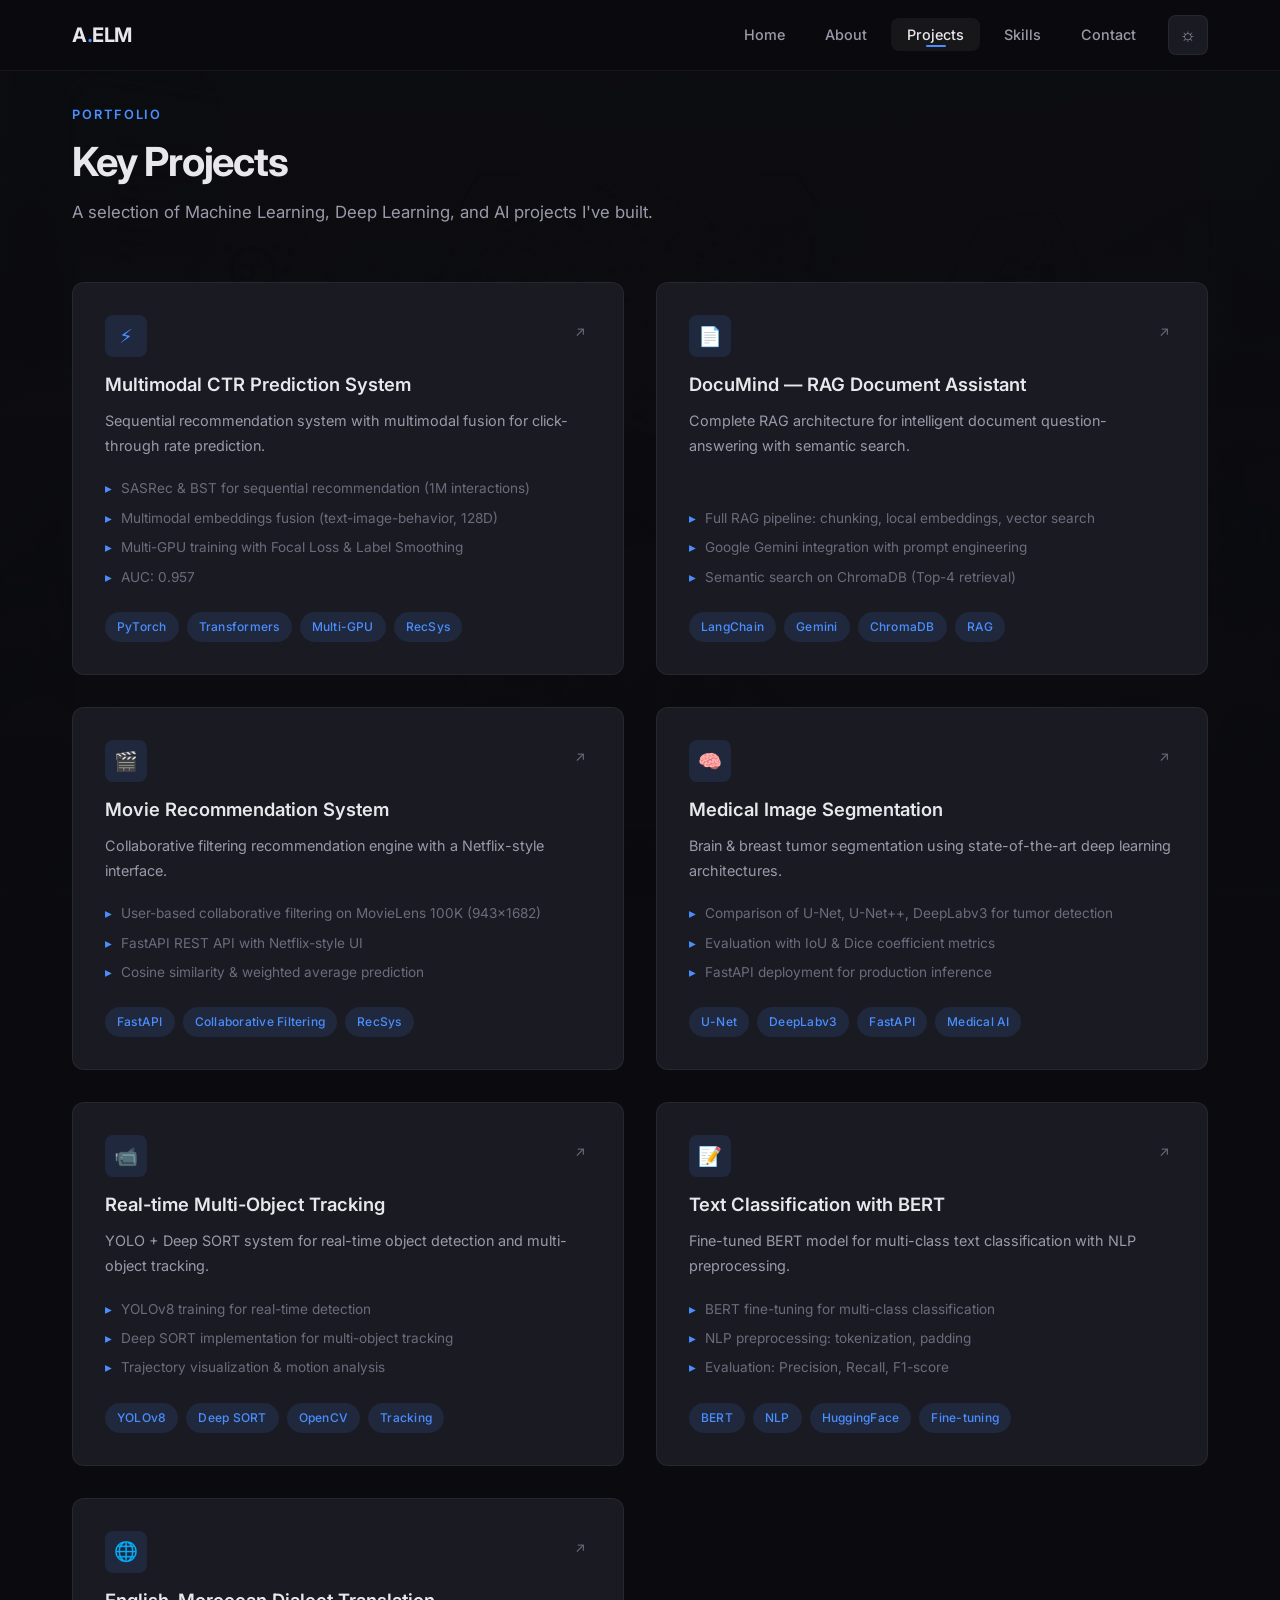
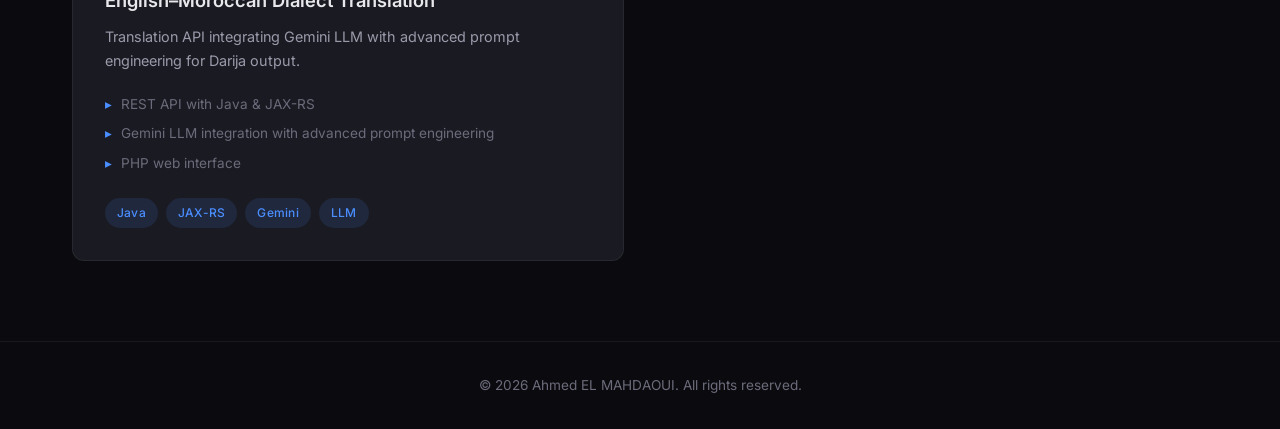
<file: projects.html>
<!DOCTYPE html>
<html lang="en" data-theme="dark">
<head>
  <meta charset="UTF-8">
  <meta name="viewport" content="width=device-width, initial-scale=1.0">
  <title>Projects | Ahmed EL MAHDAOUI</title>
  <meta name="description" content="Machine Learning and Data Science projects by Ahmed EL MAHDAOUI.">
  <link href="https://fonts.googleapis.com/css2?family=Inter:wght@300;400;500;600;700;800&display=swap" rel="stylesheet">
  <link rel="stylesheet" href="css/style.css">
</head>
<body>

  <!-- Background -->
  <div class="bg-wrapper">
    <img src="bg.png" alt="">
  </div>
  <div class="bg-overlay"></div>

  <!-- Navigation -->
  <nav class="navbar">
    <div class="nav-container">
      <a href="index.html" class="nav-logo">A<span>.</span>ELM</a>
      <div class="nav-right">
        <ul class="nav-links">
          <li><a href="index.html">Home</a></li>
          <li><a href="about.html">About</a></li>
          <li><a href="projects.html">Projects</a></li>
          <li><a href="skills.html">Skills</a></li>
          <li><a href="contact.html">Contact</a></li>
        </ul>
        <button class="theme-toggle" aria-label="Toggle theme">
          <span class="icon-sun">&#9788;</span>
          <span class="icon-moon">&#9790;</span>
        </button>
        <div class="menu-toggle">
          <span></span>
          <span></span>
          <span></span>
        </div>
      </div>
    </div>
  </nav>

  <!-- Projects Content -->
  <main class="page-content">
    <div class="container">

      <!-- Header -->
      <div class="section-header reveal">
        <span class="section-label">Portfolio</span>
        <h1 class="section-title">Key Projects</h1>
        <p class="section-subtitle">A selection of Machine Learning, Deep Learning, and AI projects I've built.</p>
      </div>

      <!-- Projects Grid -->
      <div class="projects-grid">

        <!-- Project 1 -->
        <div class="card project-card reveal">
          <div class="project-header">
            <div class="project-icon">⚡</div>
            <div class="project-links">
              <a href="https://github.com/ahmed-elmahdaoui/multimodal-ctr-prediction" target="_blank" title="GitHub">↗</a>
            </div>
          </div>
          <h3>Multimodal CTR Prediction System</h3>
          <p>Sequential recommendation system with multimodal fusion for click-through rate prediction.</p>
          <ul>
            <li>SASRec &amp; BST for sequential recommendation (1M interactions)</li>
            <li>Multimodal embeddings fusion (text-image-behavior, 128D)</li>
            <li>Multi-GPU training with Focal Loss &amp; Label Smoothing</li>
            <li>AUC: 0.957</li>
          </ul>
          <div class="project-tags">
            <span class="tag">PyTorch</span>
            <span class="tag">Transformers</span>
            <span class="tag">Multi-GPU</span>
            <span class="tag">RecSys</span>
          </div>
        </div>

        <!-- Project 2 -->
        <div class="card project-card reveal reveal-delay-1">
          <div class="project-header">
            <div class="project-icon">📄</div>
            <div class="project-links">
              <a href="https://github.com/ahmed-elmahdaoui/Langchain-ChromaDb-RAG" target="_blank" title="GitHub">↗</a>
            </div>
          </div>
          <h3>DocuMind — RAG Document Assistant</h3>
          <p>Complete RAG architecture for intelligent document question-answering with semantic search.</p>
          <ul>
            <li>Full RAG pipeline: chunking, local embeddings, vector search</li>
            <li>Google Gemini integration with prompt engineering</li>
            <li>Semantic search on ChromaDB (Top-4 retrieval)</li>
          </ul>
          <div class="project-tags">
            <span class="tag">LangChain</span>
            <span class="tag">Gemini</span>
            <span class="tag">ChromaDB</span>
            <span class="tag">RAG</span>
          </div>
        </div>

        <!-- Project 3 -->
        <div class="card project-card reveal reveal-delay-2">
          <div class="project-header">
            <div class="project-icon">🎬</div>
            <div class="project-links">
              <a href="https://github.com/ahmed-elmahdaoui/movie-recommender" target="_blank" title="GitHub">↗</a>
            </div>
          </div>
          <h3>Movie Recommendation System</h3>
          <p>Collaborative filtering recommendation engine with a Netflix-style interface.</p>
          <ul>
            <li>User-based collaborative filtering on MovieLens 100K (943×1682)</li>
            <li>FastAPI REST API with Netflix-style UI</li>
            <li>Cosine similarity &amp; weighted average prediction</li>
          </ul>
          <div class="project-tags">
            <span class="tag">FastAPI</span>
            <span class="tag">Collaborative Filtering</span>
            <span class="tag">RecSys</span>
          </div>
        </div>

        <!-- Project 4 -->
        <div class="card project-card reveal">
          <div class="project-header">
            <div class="project-icon">🧠</div>
            <div class="project-links">
              <a href="#" title="Private Repository">↗</a>
            </div>
          </div>
          <h3>Medical Image Segmentation</h3>
          <p>Brain &amp; breast tumor segmentation using state-of-the-art deep learning architectures.</p>
          <ul>
            <li>Comparison of U-Net, U-Net++, DeepLabv3 for tumor detection</li>
            <li>Evaluation with IoU &amp; Dice coefficient metrics</li>
            <li>FastAPI deployment for production inference</li>
          </ul>
          <div class="project-tags">
            <span class="tag">U-Net</span>
            <span class="tag">DeepLabv3</span>
            <span class="tag">FastAPI</span>
            <span class="tag">Medical AI</span>
          </div>
        </div>

        <!-- Project 5 -->
        <div class="card project-card reveal reveal-delay-1">
          <div class="project-header">
            <div class="project-icon">📹</div>
            <div class="project-links">
              <a href="#" title="Private Repository">↗</a>
            </div>
          </div>
          <h3>Real-time Multi-Object Tracking</h3>
          <p>YOLO + Deep SORT system for real-time object detection and multi-object tracking.</p>
          <ul>
            <li>YOLOv8 training for real-time detection</li>
            <li>Deep SORT implementation for multi-object tracking</li>
            <li>Trajectory visualization &amp; motion analysis</li>
          </ul>
          <div class="project-tags">
            <span class="tag">YOLOv8</span>
            <span class="tag">Deep SORT</span>
            <span class="tag">OpenCV</span>
            <span class="tag">Tracking</span>
          </div>
        </div>

        <!-- Project 6 -->
        <div class="card project-card reveal reveal-delay-2">
          <div class="project-header">
            <div class="project-icon">📝</div>
            <div class="project-links">
              <a href="#" title="Private Repository">↗</a>
            </div>
          </div>
          <h3>Text Classification with BERT</h3>
          <p>Fine-tuned BERT model for multi-class text classification with NLP preprocessing.</p>
          <ul>
            <li>BERT fine-tuning for multi-class classification</li>
            <li>NLP preprocessing: tokenization, padding</li>
            <li>Evaluation: Precision, Recall, F1-score</li>
          </ul>
          <div class="project-tags">
            <span class="tag">BERT</span>
            <span class="tag">NLP</span>
            <span class="tag">HuggingFace</span>
            <span class="tag">Fine-tuning</span>
          </div>
        </div>

        <!-- Project 7 -->
        <div class="card project-card reveal">
          <div class="project-header">
            <div class="project-icon">🌐</div>
            <div class="project-links">
              <a href="#" title="Private Repository">↗</a>
            </div>
          </div>
          <h3>English–Moroccan Dialect Translation</h3>
          <p>Translation API integrating Gemini LLM with advanced prompt engineering for Darija output.</p>
          <ul>
            <li>REST API with Java &amp; JAX-RS</li>
            <li>Gemini LLM integration with advanced prompt engineering</li>
            <li>PHP web interface</li>
          </ul>
          <div class="project-tags">
            <span class="tag">Java</span>
            <span class="tag">JAX-RS</span>
            <span class="tag">Gemini</span>
            <span class="tag">LLM</span>
          </div>
        </div>

      </div>
    </div>
  </main>

  <!-- Footer -->
  <footer class="footer">
    <div class="container">
      <p>&copy; 2026 Ahmed EL MAHDAOUI. All rights reserved.</p>
    </div>
  </footer>

  <script src="js/main.js"></script>
</body>
</html>
</file>
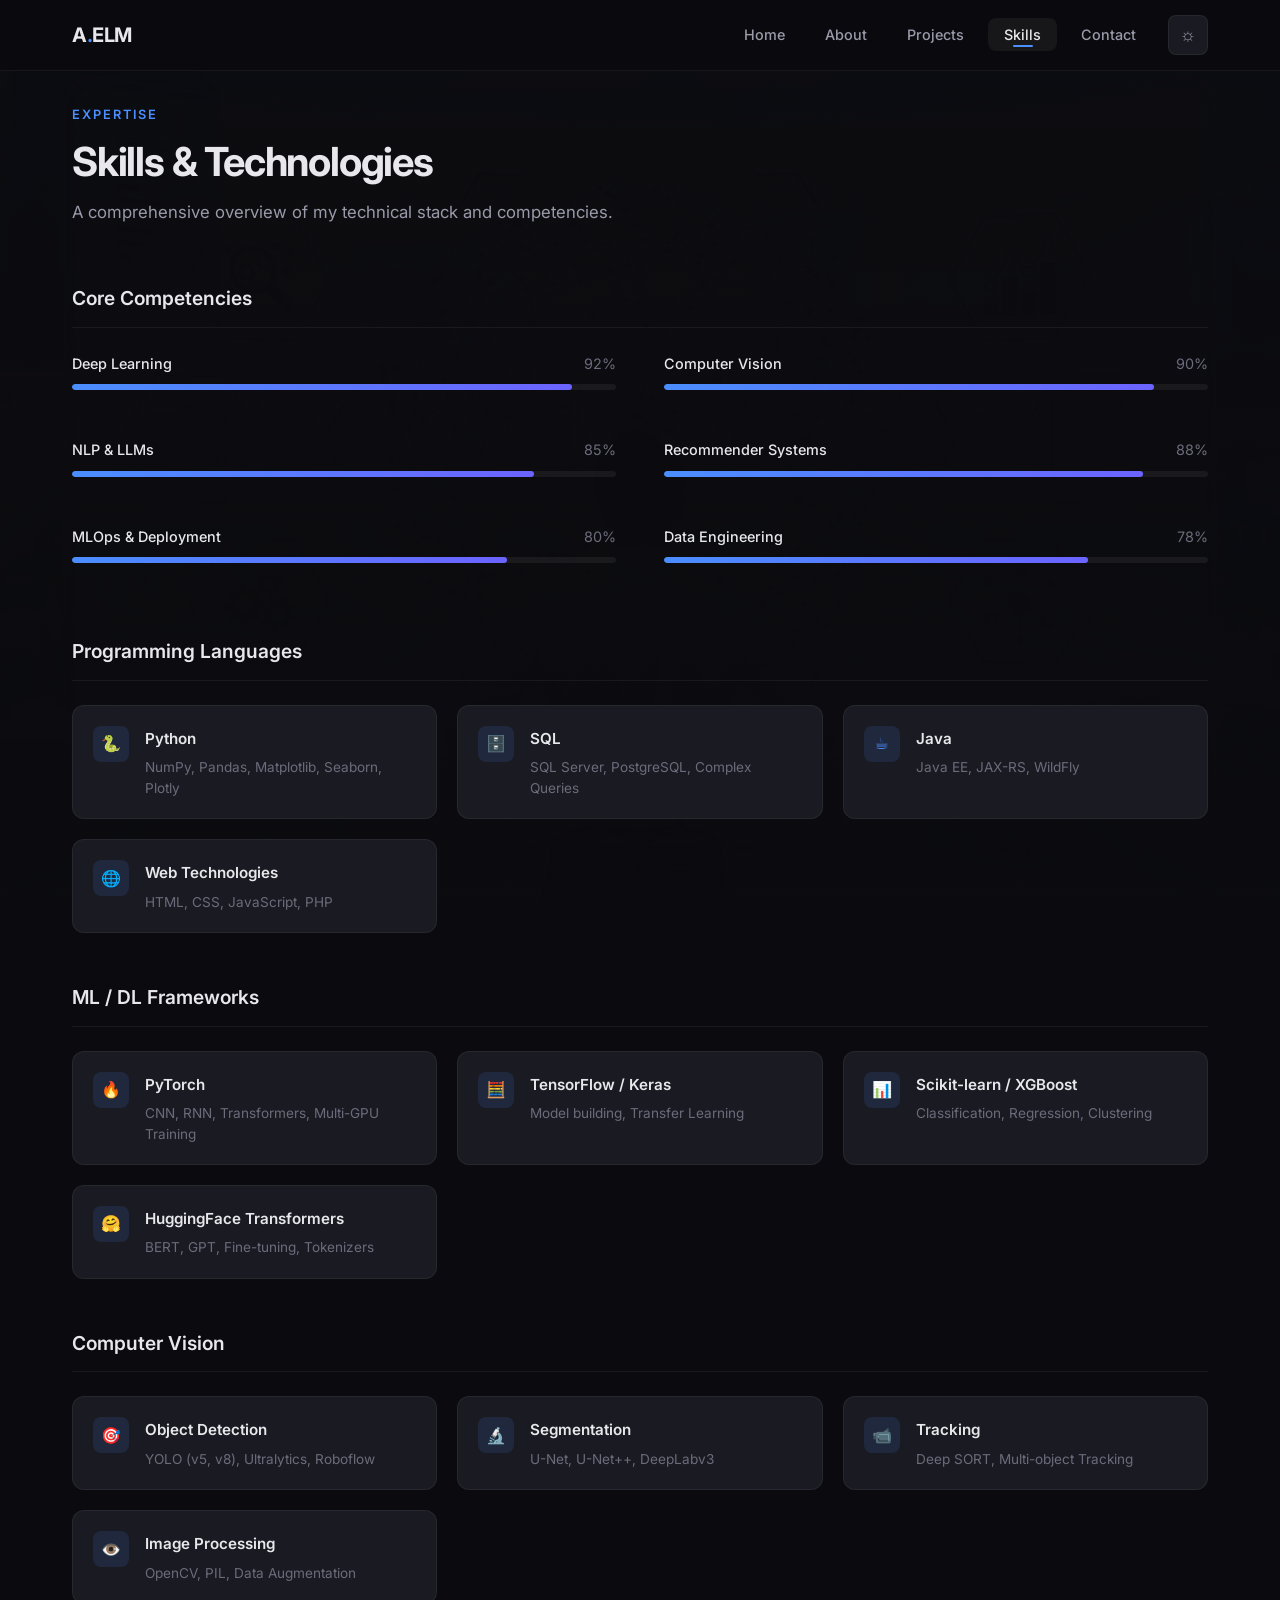
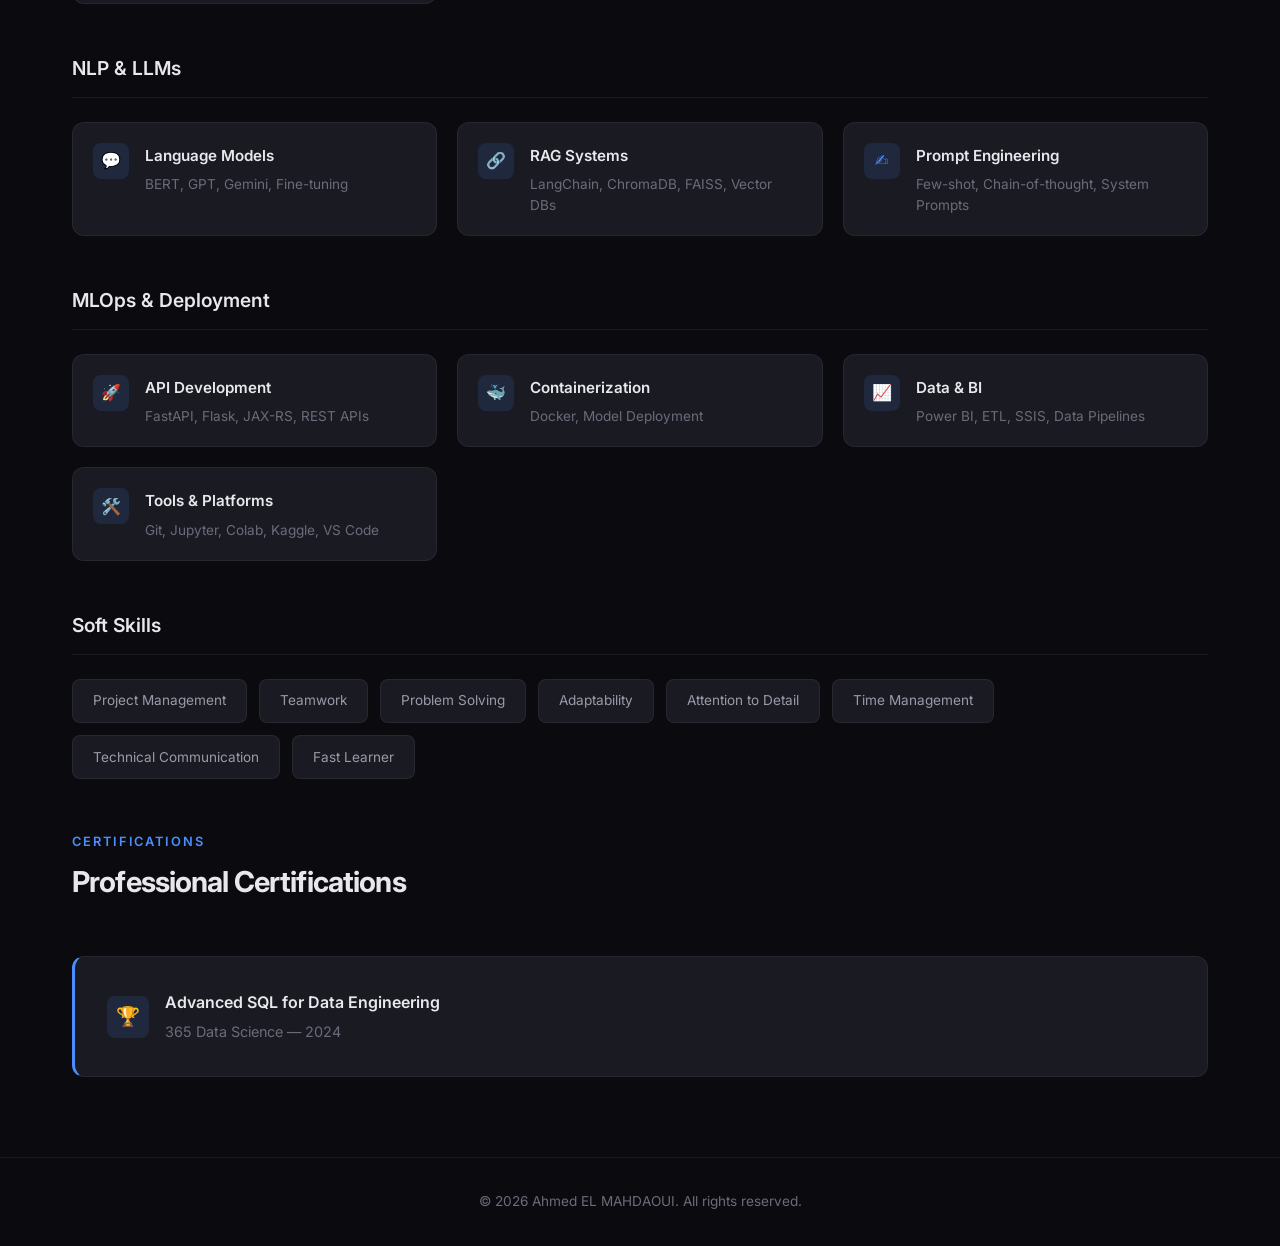
<file: skills.html>
<!DOCTYPE html>
<html lang="en" data-theme="dark">
<head>
  <meta charset="UTF-8">
  <meta name="viewport" content="width=device-width, initial-scale=1.0">
  <title>Skills | Ahmed EL MAHDAOUI</title>
  <meta name="description" content="Technical skills and expertise of Ahmed EL MAHDAOUI in Data Science, ML, and AI.">
  <link href="https://fonts.googleapis.com/css2?family=Inter:wght@300;400;500;600;700;800&display=swap" rel="stylesheet">
  <link rel="stylesheet" href="css/style.css">
</head>
<body>

  <!-- Background -->
  <div class="bg-wrapper">
    <img src="bg.png" alt="">
  </div>
  <div class="bg-overlay"></div>

  <!-- Navigation -->
  <nav class="navbar">
    <div class="nav-container">
      <a href="index.html" class="nav-logo">A<span>.</span>ELM</a>
      <div class="nav-right">
        <ul class="nav-links">
          <li><a href="index.html">Home</a></li>
          <li><a href="about.html">About</a></li>
          <li><a href="projects.html">Projects</a></li>
          <li><a href="skills.html">Skills</a></li>
          <li><a href="contact.html">Contact</a></li>
        </ul>
        <button class="theme-toggle" aria-label="Toggle theme">
          <span class="icon-sun">&#9788;</span>
          <span class="icon-moon">&#9790;</span>
        </button>
        <div class="menu-toggle">
          <span></span>
          <span></span>
          <span></span>
        </div>
      </div>
    </div>
  </nav>

  <!-- Skills Content -->
  <main class="page-content">
    <div class="container">

      <!-- Header -->
      <div class="section-header reveal">
        <span class="section-label">Expertise</span>
        <h1 class="section-title">Skills &amp; Technologies</h1>
        <p class="section-subtitle">A comprehensive overview of my technical stack and competencies.</p>
      </div>

      <!-- Core Skill Bars -->
      <div class="skills-section reveal">
        <h3>Core Competencies</h3>
        <div style="display: grid; grid-template-columns: 1fr 1fr; gap: 1.5rem 3rem;">
          <div class="skill-bar-group">
            <div class="skill-bar-label">
              <span>Deep Learning</span>
              <span>92%</span>
            </div>
            <div class="skill-bar"><div class="skill-bar-fill" data-width="92%"></div></div>
          </div>
          <div class="skill-bar-group">
            <div class="skill-bar-label">
              <span>Computer Vision</span>
              <span>90%</span>
            </div>
            <div class="skill-bar"><div class="skill-bar-fill" data-width="90%"></div></div>
          </div>
          <div class="skill-bar-group">
            <div class="skill-bar-label">
              <span>NLP &amp; LLMs</span>
              <span>85%</span>
            </div>
            <div class="skill-bar"><div class="skill-bar-fill" data-width="85%"></div></div>
          </div>
          <div class="skill-bar-group">
            <div class="skill-bar-label">
              <span>Recommender Systems</span>
              <span>88%</span>
            </div>
            <div class="skill-bar"><div class="skill-bar-fill" data-width="88%"></div></div>
          </div>
          <div class="skill-bar-group">
            <div class="skill-bar-label">
              <span>MLOps &amp; Deployment</span>
              <span>80%</span>
            </div>
            <div class="skill-bar"><div class="skill-bar-fill" data-width="80%"></div></div>
          </div>
          <div class="skill-bar-group">
            <div class="skill-bar-label">
              <span>Data Engineering</span>
              <span>78%</span>
            </div>
            <div class="skill-bar"><div class="skill-bar-fill" data-width="78%"></div></div>
          </div>
        </div>
      </div>

      <!-- Programming Languages -->
      <div class="skills-section reveal">
        <h3>Programming Languages</h3>
        <div class="skills-grid">
          <div class="card skill-card">
            <div class="skill-icon">🐍</div>
            <div>
              <h4>Python</h4>
              <p>NumPy, Pandas, Matplotlib, Seaborn, Plotly</p>
            </div>
          </div>
          <div class="card skill-card">
            <div class="skill-icon">🗄️</div>
            <div>
              <h4>SQL</h4>
              <p>SQL Server, PostgreSQL, Complex Queries</p>
            </div>
          </div>
          <div class="card skill-card">
            <div class="skill-icon">☕</div>
            <div>
              <h4>Java</h4>
              <p>Java EE, JAX-RS, WildFly</p>
            </div>
          </div>
          <div class="card skill-card">
            <div class="skill-icon">🌐</div>
            <div>
              <h4>Web Technologies</h4>
              <p>HTML, CSS, JavaScript, PHP</p>
            </div>
          </div>
        </div>
      </div>

      <!-- ML/DL Frameworks -->
      <div class="skills-section reveal">
        <h3>ML / DL Frameworks</h3>
        <div class="skills-grid">
          <div class="card skill-card">
            <div class="skill-icon">🔥</div>
            <div>
              <h4>PyTorch</h4>
              <p>CNN, RNN, Transformers, Multi-GPU Training</p>
            </div>
          </div>
          <div class="card skill-card">
            <div class="skill-icon">🧮</div>
            <div>
              <h4>TensorFlow / Keras</h4>
              <p>Model building, Transfer Learning</p>
            </div>
          </div>
          <div class="card skill-card">
            <div class="skill-icon">📊</div>
            <div>
              <h4>Scikit-learn / XGBoost</h4>
              <p>Classification, Regression, Clustering</p>
            </div>
          </div>
          <div class="card skill-card">
            <div class="skill-icon">🤗</div>
            <div>
              <h4>HuggingFace Transformers</h4>
              <p>BERT, GPT, Fine-tuning, Tokenizers</p>
            </div>
          </div>
        </div>
      </div>

      <!-- Computer Vision -->
      <div class="skills-section reveal">
        <h3>Computer Vision</h3>
        <div class="skills-grid">
          <div class="card skill-card">
            <div class="skill-icon">🎯</div>
            <div>
              <h4>Object Detection</h4>
              <p>YOLO (v5, v8), Ultralytics, Roboflow</p>
            </div>
          </div>
          <div class="card skill-card">
            <div class="skill-icon">🔬</div>
            <div>
              <h4>Segmentation</h4>
              <p>U-Net, U-Net++, DeepLabv3</p>
            </div>
          </div>
          <div class="card skill-card">
            <div class="skill-icon">📹</div>
            <div>
              <h4>Tracking</h4>
              <p>Deep SORT, Multi-object Tracking</p>
            </div>
          </div>
          <div class="card skill-card">
            <div class="skill-icon">👁️</div>
            <div>
              <h4>Image Processing</h4>
              <p>OpenCV, PIL, Data Augmentation</p>
            </div>
          </div>
        </div>
      </div>

      <!-- NLP & LLMs -->
      <div class="skills-section reveal">
        <h3>NLP &amp; LLMs</h3>
        <div class="skills-grid">
          <div class="card skill-card">
            <div class="skill-icon">💬</div>
            <div>
              <h4>Language Models</h4>
              <p>BERT, GPT, Gemini, Fine-tuning</p>
            </div>
          </div>
          <div class="card skill-card">
            <div class="skill-icon">🔗</div>
            <div>
              <h4>RAG Systems</h4>
              <p>LangChain, ChromaDB, FAISS, Vector DBs</p>
            </div>
          </div>
          <div class="card skill-card">
            <div class="skill-icon">✍️</div>
            <div>
              <h4>Prompt Engineering</h4>
              <p>Few-shot, Chain-of-thought, System Prompts</p>
            </div>
          </div>
        </div>
      </div>

      <!-- MLOps & DevOps -->
      <div class="skills-section reveal">
        <h3>MLOps &amp; Deployment</h3>
        <div class="skills-grid">
          <div class="card skill-card">
            <div class="skill-icon">🚀</div>
            <div>
              <h4>API Development</h4>
              <p>FastAPI, Flask, JAX-RS, REST APIs</p>
            </div>
          </div>
          <div class="card skill-card">
            <div class="skill-icon">🐳</div>
            <div>
              <h4>Containerization</h4>
              <p>Docker, Model Deployment</p>
            </div>
          </div>
          <div class="card skill-card">
            <div class="skill-icon">📈</div>
            <div>
              <h4>Data &amp; BI</h4>
              <p>Power BI, ETL, SSIS, Data Pipelines</p>
            </div>
          </div>
          <div class="card skill-card">
            <div class="skill-icon">🛠️</div>
            <div>
              <h4>Tools &amp; Platforms</h4>
              <p>Git, Jupyter, Colab, Kaggle, VS Code</p>
            </div>
          </div>
        </div>
      </div>

      <!-- Soft Skills -->
      <div class="skills-section reveal">
        <h3>Soft Skills</h3>
        <div class="soft-skills-grid">
          <span class="soft-skill-tag">Project Management</span>
          <span class="soft-skill-tag">Teamwork</span>
          <span class="soft-skill-tag">Problem Solving</span>
          <span class="soft-skill-tag">Adaptability</span>
          <span class="soft-skill-tag">Attention to Detail</span>
          <span class="soft-skill-tag">Time Management</span>
          <span class="soft-skill-tag">Technical Communication</span>
          <span class="soft-skill-tag">Fast Learner</span>
        </div>
      </div>

      <!-- Certification -->
      <div class="reveal" style="margin-top: 1rem;">
        <div class="section-header">
          <span class="section-label">Certifications</span>
          <h3 class="section-title" style="font-size: 1.8rem;">Professional Certifications</h3>
        </div>
        <div class="card" style="border-left: 3px solid var(--accent);">
          <div style="display: flex; gap: 1rem; align-items: center;">
            <div class="project-icon">🏆</div>
            <div>
              <h4 style="font-weight: 600; margin-bottom: 0.25rem;">Advanced SQL for Data Engineering</h4>
              <p style="color: var(--text-muted); font-size: 0.9rem;">365 Data Science — 2024</p>
            </div>
          </div>
        </div>
      </div>

    </div>
  </main>

  <!-- Footer -->
  <footer class="footer">
    <div class="container">
      <p>&copy; 2026 Ahmed EL MAHDAOUI. All rights reserved.</p>
    </div>
  </footer>

  <script src="js/main.js"></script>
</body>
</html>
</file>
<file: css/style.css>
/* ===================================
   Ahmed EL MAHDAOUI - Portfolio
   Professional Data Scientist Theme
   =================================== */

/* --- Reset & Variables --- */
*,
*::before,
*::after {
  margin: 0;
  padding: 0;
  box-sizing: border-box;
}

:root {
  --bg-primary: #0b0b0f;
  --bg-secondary: #131318;
  --bg-card: #1a1a22;
  --bg-card-hover: #22222c;
  --border-color: rgba(255, 255, 255, 0.06);
  --border-hover: rgba(255, 255, 255, 0.12);
  --text-primary: #e8e8ec;
  --text-secondary: #9a9aaa;
  --text-muted: #6b6b7b;
  --accent: #4a8eff;
  --accent-dim: rgba(74, 142, 255, 0.12);
  --accent-glow: rgba(74, 142, 255, 0.25);
  --gradient-accent: linear-gradient(135deg, #4a8eff, #6c63ff);
  --shadow-sm: 0 2px 8px rgba(0, 0, 0, 0.3);
  --shadow-md: 0 4px 20px rgba(0, 0, 0, 0.4);
  --shadow-lg: 0 8px 40px rgba(0, 0, 0, 0.5);
  --radius-sm: 8px;
  --radius-md: 12px;
  --radius-lg: 20px;
  --transition: 0.3s ease;
  --font: 'Inter', 'Segoe UI', system-ui, -apple-system, sans-serif;
  --nav-bg: rgba(11, 11, 15, 0.85);
  --nav-bg-scroll: rgba(11, 11, 15, 0.95);
  --overlay-from: rgba(11, 11, 15, 0.85);
  --overlay-to: rgba(11, 11, 15, 0.95);
  --mobile-menu-bg: rgba(11, 11, 15, 0.98);
  --hover-bg: rgba(255, 255, 255, 0.05);
}

/* --- Light Theme --- */
[data-theme="light"] {
  --bg-primary: #f5f5f7;
  --bg-secondary: #eaeaee;
  --bg-card: #ffffff;
  --bg-card-hover: #f0f0f4;
  --border-color: rgba(0, 0, 0, 0.08);
  --border-hover: rgba(0, 0, 0, 0.15);
  --text-primary: #1a1a2e;
  --text-secondary: #4a4a5a;
  --text-muted: #7a7a8a;
  --accent: #3b7cdf;
  --accent-dim: rgba(59, 124, 223, 0.1);
  --accent-glow: rgba(59, 124, 223, 0.2);
  --gradient-accent: linear-gradient(135deg, #3b7cdf, #5a54d6);
  --shadow-sm: 0 2px 8px rgba(0, 0, 0, 0.06);
  --shadow-md: 0 4px 20px rgba(0, 0, 0, 0.08);
  --shadow-lg: 0 8px 40px rgba(0, 0, 0, 0.1);
  --nav-bg: rgba(245, 245, 247, 0.85);
  --nav-bg-scroll: rgba(245, 245, 247, 0.95);
  --overlay-from: rgba(245, 245, 247, 0.88);
  --overlay-to: rgba(245, 245, 247, 0.96);
  --mobile-menu-bg: rgba(245, 245, 247, 0.98);
  --hover-bg: rgba(0, 0, 0, 0.04);
}

html {
  scroll-behavior: smooth;
  scroll-padding-top: 80px;
}

body {
  font-family: var(--font);
  background: var(--bg-primary);
  color: var(--text-primary);
  line-height: 1.7;
  overflow-x: hidden;
  min-height: 100vh;
}

a {
  color: var(--accent);
  text-decoration: none;
  transition: color var(--transition);
}

a:hover {
  color: #6ca4ff;
}

img {
  max-width: 100%;
  display: block;
}

ul {
  list-style: none;
}

/* --- Background --- */
.bg-wrapper {
  position: fixed;
  top: 0;
  left: 0;
  width: 100%;
  height: 100%;
  z-index: -2;
  background: var(--bg-primary);
}

.bg-wrapper img {
  width: 100%;
  height: 100%;
  object-fit: cover;
  opacity: 0.06;
}

.bg-overlay {
  position: fixed;
  top: 0;
  left: 0;
  width: 100%;
  height: 100%;
  z-index: -1;
  background: linear-gradient(180deg, var(--overlay-from) 0%, var(--overlay-to) 100%);
  transition: background 0.4s ease;
}

[data-theme="light"] .bg-wrapper img {
  opacity: 0.04;
}

/* --- Navigation --- */
.navbar {
  position: fixed;
  top: 0;
  width: 100%;
  z-index: 1000;
  background: var(--nav-bg);
  backdrop-filter: blur(20px);
  -webkit-backdrop-filter: blur(20px);
  border-bottom: 1px solid var(--border-color);
  transition: background var(--transition), box-shadow var(--transition);
}

.navbar.scrolled {
  background: var(--nav-bg-scroll);
  box-shadow: var(--shadow-sm);
}

.nav-container {
  max-width: 1200px;
  margin: 0 auto;
  padding: 0 2rem;
  display: flex;
  align-items: center;
  justify-content: space-between;
  height: 70px;
}

.nav-logo {
  font-size: 1.25rem;
  font-weight: 700;
  color: var(--text-primary);
  letter-spacing: -0.02em;
}

.nav-logo span {
  color: var(--accent);
}

.nav-right {
  display: flex;
  align-items: center;
  gap: 1rem;
}

.nav-links {
  display: flex;
  align-items: center;
  gap: 0.5rem;
}

.nav-links a {
  color: var(--text-secondary);
  font-size: 0.9rem;
  font-weight: 500;
  padding: 0.5rem 1rem;
  border-radius: var(--radius-sm);
  transition: all var(--transition);
  position: relative;
}

.nav-links a:hover,
.nav-links a.active {
  color: var(--text-primary);
  background: var(--hover-bg);
}

/* Theme Toggle */
.theme-toggle {
  width: 40px;
  height: 40px;
  border: 1px solid var(--border-color);
  border-radius: var(--radius-sm);
  background: var(--bg-card);
  color: var(--text-secondary);
  cursor: pointer;
  display: flex;
  align-items: center;
  justify-content: center;
  font-size: 1.15rem;
  transition: all var(--transition);
  flex-shrink: 0;
  line-height: 1;
  padding: 0;
}

.theme-toggle:hover {
  border-color: var(--accent);
  color: var(--accent);
  background: var(--accent-dim);
}

.theme-toggle .icon-sun,
.theme-toggle .icon-moon {
  display: none;
}

[data-theme="dark"] .theme-toggle .icon-sun {
  display: block;
}

[data-theme="dark"] .theme-toggle .icon-moon {
  display: none;
}

[data-theme="light"] .theme-toggle .icon-sun {
  display: none;
}

[data-theme="light"] .theme-toggle .icon-moon {
  display: block;
}

.nav-links a.active::after {
  content: '';
  position: absolute;
  bottom: 4px;
  left: 50%;
  transform: translateX(-50%);
  width: 20px;
  height: 2px;
  background: var(--accent);
  border-radius: 2px;
}

/* Mobile Menu */
.menu-toggle {
  display: none;
  flex-direction: column;
  gap: 5px;
  cursor: pointer;
  padding: 5px;
  z-index: 1001;
}

.menu-toggle span {
  display: block;
  width: 24px;
  height: 2px;
  background: var(--text-primary);
  border-radius: 2px;
  transition: all var(--transition);
}

.menu-toggle.active span:nth-child(1) {
  transform: rotate(45deg) translate(5px, 5px);
}

.menu-toggle.active span:nth-child(2) {
  opacity: 0;
}

.menu-toggle.active span:nth-child(3) {
  transform: rotate(-45deg) translate(5px, -5px);
}

/* --- Layout --- */
.container {
  max-width: 1200px;
  margin: 0 auto;
  padding: 0 2rem;
}

.page-content {
  padding-top: 100px;
  padding-bottom: 80px;
  min-height: 100vh;
}

/* --- Section Headers --- */
.section-header {
  margin-bottom: 3.5rem;
}

.section-label {
  display: inline-block;
  font-size: 0.8rem;
  font-weight: 600;
  text-transform: uppercase;
  letter-spacing: 0.15em;
  color: var(--accent);
  margin-bottom: 0.75rem;
}

.section-title {
  font-size: 2.5rem;
  font-weight: 700;
  letter-spacing: -0.03em;
  color: var(--text-primary);
  line-height: 1.2;
}

.section-subtitle {
  font-size: 1.05rem;
  color: var(--text-secondary);
  margin-top: 0.75rem;
  max-width: 600px;
}

/* --- Hero Section --- */
.hero {
  min-height: 100vh;
  display: flex;
  align-items: center;
  position: relative;
}

.hero-grid {
  display: grid;
  grid-template-columns: 1fr 0.85fr;
  gap: 4rem;
  align-items: center;
}

.hero-text {
  max-width: 600px;
}

.hero-greeting {
  font-size: 1rem;
  color: var(--accent);
  font-weight: 500;
  margin-bottom: 0.75rem;
  opacity: 0;
  animation: fadeUp 0.6s ease forwards;
}

.hero-name {
  font-size: clamp(2.5rem, 5vw, 3.8rem);
  font-weight: 800;
  letter-spacing: -0.04em;
  line-height: 1.1;
  color: var(--text-primary);
  margin-bottom: 0.75rem;
  opacity: 0;
  animation: fadeUp 0.6s ease 0.1s forwards;
}

.hero-title {
  font-size: clamp(1.1rem, 2vw, 1.4rem);
  color: var(--text-secondary);
  font-weight: 400;
  margin-bottom: 1.5rem;
  opacity: 0;
  animation: fadeUp 0.6s ease 0.2s forwards;
}

.hero-desc {
  font-size: 1rem;
  color: var(--text-muted);
  line-height: 1.8;
  margin-bottom: 2.5rem;
  opacity: 0;
  animation: fadeUp 0.6s ease 0.3s forwards;
}

.hero-buttons {
  display: flex;
  gap: 1rem;
  flex-wrap: wrap;
  opacity: 0;
  animation: fadeUp 0.6s ease 0.4s forwards;
}

.hero-profile {
  display: flex;
  justify-content: center;
  opacity: 0;
  animation: fadeUp 0.8s ease 0.3s forwards;
}

.profile-img-wrapper {
  position: relative;
  width: 340px;
  height: 340px;
}

.profile-img-wrapper::before {
  content: '';
  position: absolute;
  inset: -4px;
  border-radius: 50%;
  background: var(--gradient-accent);
  opacity: 0.4;
  animation: pulseGlow 4s ease-in-out infinite;
}

.profile-img-wrapper img {
  width: 100%;
  height: 100%;
  object-fit: cover;
  border-radius: 50%;
  border: 3px solid var(--bg-secondary);
  position: relative;
  z-index: 1;
}

@keyframes pulseGlow {
  0%, 100% { opacity: 0.3; transform: scale(1); }
  50% { opacity: 0.5; transform: scale(1.02); }
}

/* --- Buttons --- */
.btn {
  display: inline-flex;
  align-items: center;
  gap: 0.5rem;
  padding: 0.85rem 2rem;
  font-size: 0.9rem;
  font-weight: 600;
  border: none;
  border-radius: var(--radius-sm);
  cursor: pointer;
  transition: all var(--transition);
  font-family: var(--font);
  text-decoration: none;
}

.btn-primary {
  background: var(--gradient-accent);
  color: #fff;
  box-shadow: 0 4px 15px var(--accent-glow);
}

.btn-primary:hover {
  transform: translateY(-2px);
  box-shadow: 0 6px 25px var(--accent-glow);
  color: #fff;
}

.btn-outline {
  background: transparent;
  color: var(--text-primary);
  border: 1px solid var(--border-hover);
}

.btn-outline:hover {
  background: rgba(255, 255, 255, 0.05);
  border-color: var(--accent);
  color: var(--text-primary);
  transform: translateY(-2px);
}

.btn-sm {
  padding: 0.6rem 1.25rem;
  font-size: 0.85rem;
}

/* --- Cards --- */
.card {
  background: var(--bg-card);
  border: 1px solid var(--border-color);
  border-radius: var(--radius-md);
  padding: 2rem;
  transition: all var(--transition);
}

.card:hover {
  border-color: var(--border-hover);
  background: var(--bg-card-hover);
  transform: translateY(-3px);
  box-shadow: var(--shadow-md);
}

/* --- Stats Row --- */
.stats-row {
  display: grid;
  grid-template-columns: repeat(auto-fit, minmax(160px, 1fr));
  gap: 1.5rem;
  margin-top: 3rem;
}

.stat-item {
  text-align: center;
  padding: 1.5rem 1rem;
  background: var(--bg-card);
  border: 1px solid var(--border-color);
  border-radius: var(--radius-md);
}

.stat-number {
  font-size: 2rem;
  font-weight: 700;
  color: var(--accent);
  line-height: 1;
}

.stat-label {
  font-size: 0.85rem;
  color: var(--text-muted);
  margin-top: 0.5rem;
}

/* --- About Page --- */
.about-grid {
  display: grid;
  grid-template-columns: 1fr 1fr;
  gap: 3rem;
  margin-bottom: 4rem;
}

.about-text p {
  color: var(--text-secondary);
  margin-bottom: 1.25rem;
  font-size: 1rem;
}

.about-info-list {
  display: grid;
  gap: 1rem;
  margin-top: 1.5rem;
}

.about-info-item {
  display: flex;
  gap: 0.75rem;
  align-items: flex-start;
}

.about-info-item .label {
  font-size: 0.85rem;
  color: var(--text-muted);
  min-width: 100px;
  text-transform: uppercase;
  letter-spacing: 0.05em;
  font-weight: 600;
}

.about-info-item .value {
  font-size: 0.95rem;
  color: var(--text-primary);
}

/* Timeline */
.timeline {
  position: relative;
  padding-left: 2rem;
  margin-top: 2rem;
}

.timeline::before {
  content: '';
  position: absolute;
  left: 0;
  top: 0;
  bottom: 0;
  width: 2px;
  background: var(--border-color);
}

.timeline-item {
  position: relative;
  padding-bottom: 2rem;
  padding-left: 1.5rem;
}

.timeline-item:last-child {
  padding-bottom: 0;
}

.timeline-item::before {
  content: '';
  position: absolute;
  left: -2rem;
  top: 6px;
  width: 10px;
  height: 10px;
  border-radius: 50%;
  background: var(--accent);
  border: 2px solid var(--bg-primary);
  z-index: 1;
}

.timeline-date {
  font-size: 0.8rem;
  color: var(--accent);
  font-weight: 600;
  text-transform: uppercase;
  letter-spacing: 0.05em;
  margin-bottom: 0.25rem;
}

.timeline-title {
  font-size: 1.1rem;
  font-weight: 600;
  color: var(--text-primary);
  margin-bottom: 0.25rem;
}

.timeline-subtitle {
  font-size: 0.9rem;
  color: var(--text-secondary);
}

.timeline-detail {
  font-size: 0.85rem;
  color: var(--text-muted);
  margin-top: 0.25rem;
}

/* Languages */
.languages-grid {
  display: grid;
  grid-template-columns: repeat(3, 1fr);
  gap: 1.5rem;
  margin-top: 2rem;
}

.lang-card {
  text-align: center;
  padding: 1.5rem;
}

.lang-name {
  font-size: 1rem;
  font-weight: 600;
  color: var(--text-primary);
  margin-bottom: 0.5rem;
}

.lang-level {
  font-size: 0.85rem;
  color: var(--text-muted);
  margin-bottom: 0.75rem;
}

.lang-bar {
  width: 100%;
  height: 4px;
  background: var(--border-color);
  border-radius: 4px;
  overflow: hidden;
}

.lang-bar-fill {
  height: 100%;
  background: var(--gradient-accent);
  border-radius: 4px;
  transition: width 1s ease;
}

/* --- Projects Page --- */
.projects-grid {
  display: grid;
  grid-template-columns: repeat(auto-fill, minmax(360px, 1fr));
  gap: 2rem;
}

.project-card {
  display: flex;
  flex-direction: column;
}

.project-card .project-header {
  display: flex;
  align-items: flex-start;
  justify-content: space-between;
  margin-bottom: 1rem;
}

.project-icon {
  width: 42px;
  height: 42px;
  border-radius: var(--radius-sm);
  background: var(--accent-dim);
  display: flex;
  align-items: center;
  justify-content: center;
  color: var(--accent);
  font-size: 1.2rem;
  flex-shrink: 0;
}

.project-links {
  display: flex;
  gap: 0.5rem;
}

.project-links a {
  color: var(--text-muted);
  font-size: 0.85rem;
  padding: 0.3rem;
  transition: color var(--transition);
}

.project-links a:hover {
  color: var(--accent);
}

.project-card h3 {
  font-size: 1.15rem;
  font-weight: 600;
  color: var(--text-primary);
  margin-bottom: 0.75rem;
  line-height: 1.3;
}

.project-card p {
  font-size: 0.9rem;
  color: var(--text-secondary);
  margin-bottom: 1rem;
  flex-grow: 1;
}

.project-card ul {
  margin-bottom: 1.25rem;
  padding-left: 0;
}

.project-card ul li {
  font-size: 0.85rem;
  color: var(--text-muted);
  padding: 0.2rem 0;
  padding-left: 1rem;
  position: relative;
}

.project-card ul li::before {
  content: '▸';
  position: absolute;
  left: 0;
  color: var(--accent);
}

.project-tags {
  display: flex;
  flex-wrap: wrap;
  gap: 0.5rem;
  margin-top: auto;
}

.tag {
  font-size: 0.75rem;
  font-weight: 500;
  padding: 0.3rem 0.75rem;
  background: var(--accent-dim);
  color: var(--accent);
  border-radius: 20px;
  letter-spacing: 0.02em;
}

/* --- Skills Page --- */
.skills-section {
  margin-bottom: 3rem;
}

.skills-section h3 {
  font-size: 1.2rem;
  font-weight: 600;
  color: var(--text-primary);
  margin-bottom: 1.5rem;
  padding-bottom: 0.75rem;
  border-bottom: 1px solid var(--border-color);
}

.skills-grid {
  display: grid;
  grid-template-columns: repeat(auto-fill, minmax(280px, 1fr));
  gap: 1.25rem;
}

.skill-card {
  display: flex;
  align-items: flex-start;
  gap: 1rem;
  padding: 1.25rem;
}

.skill-card .skill-icon {
  width: 36px;
  height: 36px;
  border-radius: var(--radius-sm);
  background: var(--accent-dim);
  display: flex;
  align-items: center;
  justify-content: center;
  flex-shrink: 0;
  color: var(--accent);
  font-size: 1rem;
}

.skill-card h4 {
  font-size: 0.95rem;
  font-weight: 600;
  color: var(--text-primary);
  margin-bottom: 0.35rem;
}

.skill-card p {
  font-size: 0.85rem;
  color: var(--text-muted);
  line-height: 1.5;
}

/* Skill bars */
.skill-bar-group {
  margin-bottom: 1.5rem;
}

.skill-bar-label {
  display: flex;
  justify-content: space-between;
  font-size: 0.9rem;
  margin-bottom: 0.5rem;
}

.skill-bar-label span:first-child {
  color: var(--text-primary);
  font-weight: 500;
}

.skill-bar-label span:last-child {
  color: var(--text-muted);
}

.skill-bar {
  width: 100%;
  height: 6px;
  background: var(--border-color);
  border-radius: 6px;
  overflow: hidden;
}

.skill-bar-fill {
  height: 100%;
  background: var(--gradient-accent);
  border-radius: 6px;
  width: 0;
  transition: width 1.2s ease;
}

/* Soft skills */
.soft-skills-grid {
  display: flex;
  flex-wrap: wrap;
  gap: 0.75rem;
}

.soft-skill-tag {
  padding: 0.6rem 1.25rem;
  background: var(--bg-card);
  border: 1px solid var(--border-color);
  border-radius: var(--radius-sm);
  font-size: 0.85rem;
  color: var(--text-secondary);
  transition: all var(--transition);
}

.soft-skill-tag:hover {
  border-color: var(--accent);
  color: var(--accent);
  background: var(--accent-dim);
}

/* --- Contact Page --- */
.contact-grid {
  display: grid;
  grid-template-columns: 1fr 1.2fr;
  gap: 3rem;
}

.contact-info-list {
  display: grid;
  gap: 1.5rem;
  margin-top: 1.5rem;
}

.contact-info-item {
  display: flex;
  gap: 1rem;
  align-items: center;
}

.contact-icon {
  width: 44px;
  height: 44px;
  border-radius: var(--radius-sm);
  background: var(--accent-dim);
  display: flex;
  align-items: center;
  justify-content: center;
  color: var(--accent);
  font-size: 1.1rem;
  flex-shrink: 0;
}

.contact-info-item .contact-label {
  font-size: 0.8rem;
  color: var(--text-muted);
  text-transform: uppercase;
  letter-spacing: 0.05em;
}

.contact-info-item .contact-value {
  font-size: 0.95rem;
  color: var(--text-primary);
  margin-top: 0.15rem;
}

.contact-form {
  background: var(--bg-card);
  border: 1px solid var(--border-color);
  border-radius: var(--radius-md);
  padding: 2.5rem;
}

.form-group {
  margin-bottom: 1.5rem;
}

.form-group label {
  display: block;
  font-size: 0.85rem;
  font-weight: 500;
  color: var(--text-secondary);
  margin-bottom: 0.5rem;
}

.form-group input,
.form-group textarea {
  width: 100%;
  padding: 0.85rem 1rem;
  background: var(--bg-secondary);
  border: 1px solid var(--border-color);
  border-radius: var(--radius-sm);
  color: var(--text-primary);
  font-family: var(--font);
  font-size: 0.95rem;
  transition: border-color var(--transition);
  outline: none;
}

.form-group input:focus,
.form-group textarea:focus {
  border-color: var(--accent);
}

.form-group textarea {
  resize: vertical;
  min-height: 140px;
}

/* Social Links */
.social-links {
  display: flex;
  gap: 1rem;
  margin-top: 2rem;
}

.social-link {
  width: 42px;
  height: 42px;
  border-radius: var(--radius-sm);
  background: var(--bg-card);
  border: 1px solid var(--border-color);
  display: flex;
  align-items: center;
  justify-content: center;
  color: var(--text-secondary);
  font-size: 1.1rem;
  transition: all var(--transition);
}

.social-link:hover {
  background: var(--accent-dim);
  border-color: var(--accent);
  color: var(--accent);
  transform: translateY(-2px);
}

/* --- Footer --- */
.footer {
  padding: 2rem 0;
  border-top: 1px solid var(--border-color);
  text-align: center;
  color: var(--text-muted);
  font-size: 0.85rem;
}

.footer a {
  color: var(--text-secondary);
}

.footer a:hover {
  color: var(--accent);
}

/* --- Animations --- */
@keyframes fadeUp {
  from {
    opacity: 0;
    transform: translateY(25px);
  }
  to {
    opacity: 1;
    transform: translateY(0);
  }
}

.reveal {
  opacity: 0;
  transform: translateY(25px);
  transition: opacity 0.6s ease, transform 0.6s ease;
}

.reveal.visible {
  opacity: 1;
  transform: translateY(0);
}

.reveal-delay-1 { transition-delay: 0.1s; }
.reveal-delay-2 { transition-delay: 0.2s; }
.reveal-delay-3 { transition-delay: 0.3s; }
.reveal-delay-4 { transition-delay: 0.4s; }

/* --- Responsive --- */
@media (max-width: 1024px) {
  .hero-grid {
    grid-template-columns: 1fr;
    text-align: center;
    gap: 3rem;
  }

  .hero-text {
    max-width: 100%;
  }

  .hero-buttons {
    justify-content: center;
  }

  .hero-profile {
    order: -1;
  }

  .profile-img-wrapper {
    width: 260px;
    height: 260px;
  }

  .about-grid {
    grid-template-columns: 1fr;
  }

  .contact-grid {
    grid-template-columns: 1fr;
  }
}

@media (max-width: 768px) {
  .nav-right {
    gap: 0.5rem;
  }

  .nav-links {
    position: fixed;
    top: 70px;
    left: 0;
    right: 0;
    background: var(--mobile-menu-bg);
    backdrop-filter: blur(20px);
    flex-direction: column;
    padding: 1.5rem 2rem;
    gap: 0.25rem;
    transform: translateY(-120%);
    transition: transform 0.3s ease;
    border-bottom: 1px solid var(--border-color);
  }

  .nav-links.open {
    transform: translateY(0);
  }

  .nav-links a {
    padding: 0.75rem 1rem;
    width: 100%;
  }

  .theme-toggle {
    width: 36px;
    height: 36px;
    font-size: 1rem;
  }

  .menu-toggle {
    display: flex;
  }

  .section-title {
    font-size: 2rem;
  }

  .projects-grid {
    grid-template-columns: 1fr;
  }

  .skills-grid {
    grid-template-columns: 1fr;
  }

  .languages-grid {
    grid-template-columns: 1fr;
  }

  .stats-row {
    grid-template-columns: repeat(2, 1fr);
  }

  .hero-name {
    font-size: 2.2rem;
  }

  .profile-img-wrapper {
    width: 200px;
    height: 200px;
  }
}

@media (max-width: 480px) {
  .container {
    padding: 0 1.25rem;
  }

  .hero-buttons {
    flex-direction: column;
    width: 100%;
  }

  .hero-buttons .btn {
    width: 100%;
    justify-content: center;
  }
}
</file>
